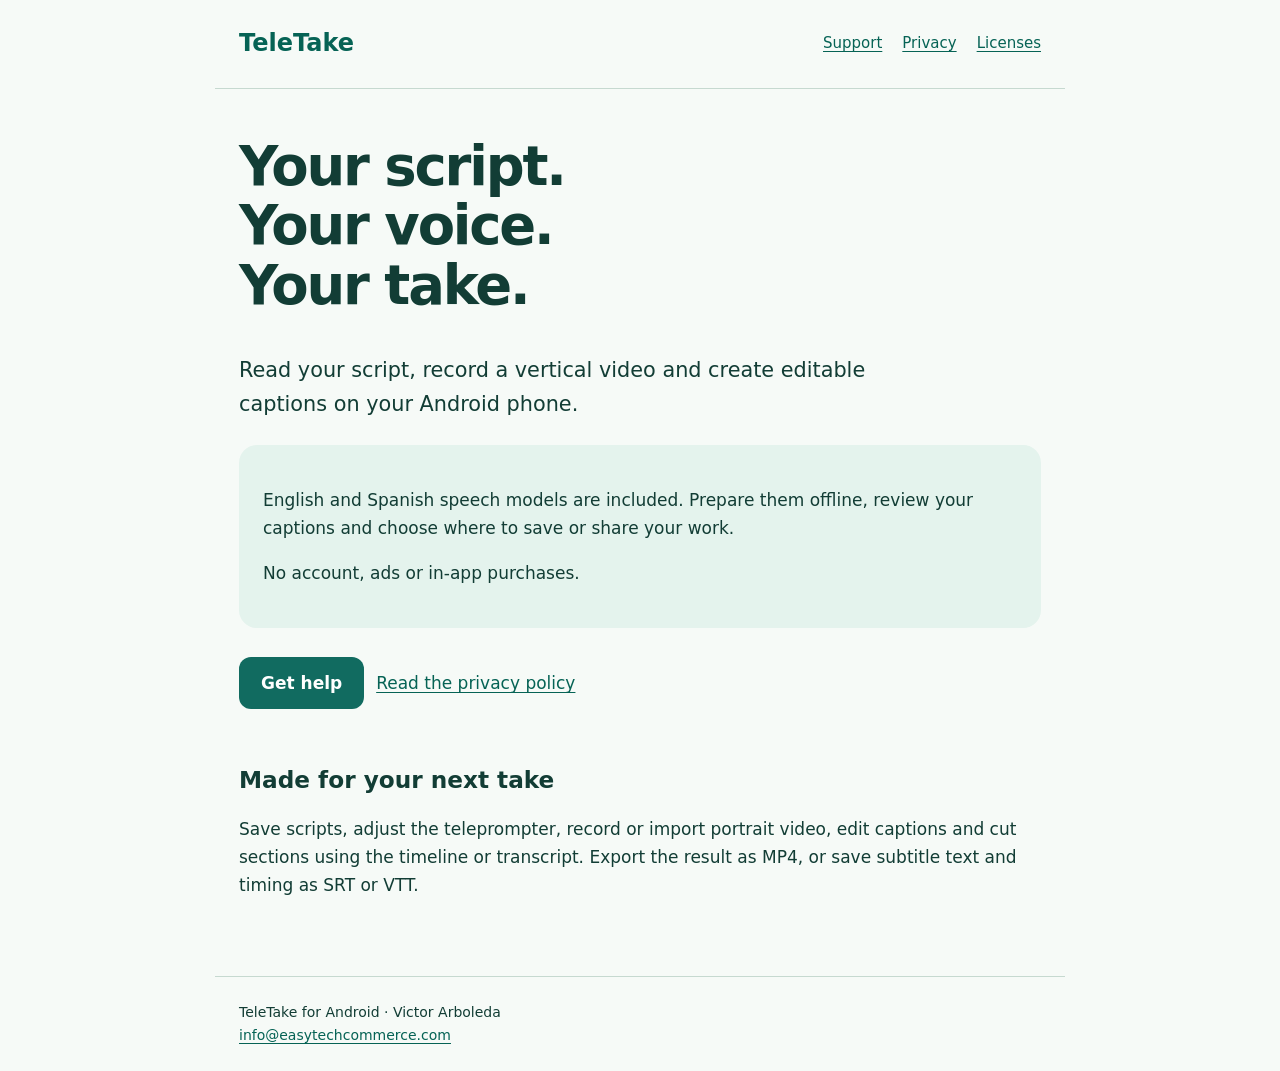
<file: index.html>
<!doctype html>
<html lang="en"><head><meta charset="utf-8"><meta name="viewport" content="width=device-width,initial-scale=1"><meta name="description" content="Official TeleTake privacy policy and support for Android."><title>Scripts, video and captions · TeleTake</title><link rel="stylesheet" href="style.css"></head><body><header><a href="index.html">TeleTake</a><nav aria-label="Main navigation"><a href="support.html">Support</a><a href="privacy.html">Privacy</a><a href="licenses.html">Licenses</a></nav></header><main><h1>Your script.<br>Your voice.<br>Your take.</h1><p class="lead">Read your script, record a vertical video and create editable captions on your Android phone.</p><div class="card"><p>English and Spanish speech models are included. Prepare them offline, review your captions and choose where to save or share your work.</p><p>No account, ads or in-app purchases.</p></div><a class="button" href="support.html">Get help</a><a href="privacy.html">Read the privacy policy</a><h2>Made for your next take</h2><p>Save scripts, adjust the teleprompter, record or import portrait video, edit captions and cut sections using the timeline or transcript. Export the result as MP4, or save subtitle text and timing as SRT or VTT.</p></main><footer>TeleTake for Android · Victor Arboleda<br><a href="mailto:info@easytechcommerce.com">info@easytechcommerce.com</a></footer></body></html>
</file>
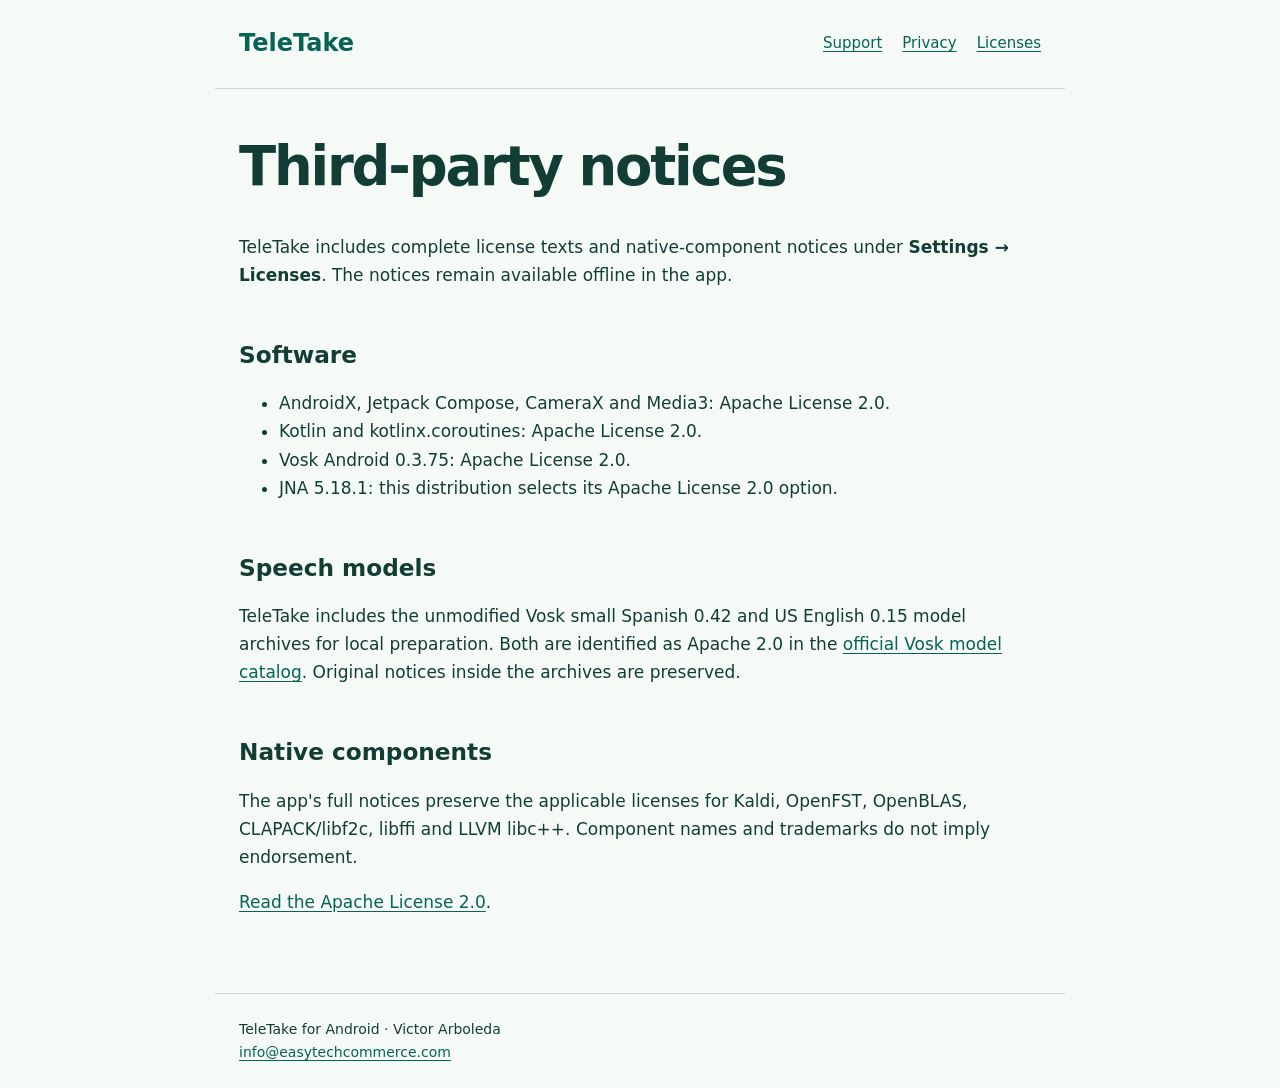
<file: licenses.html>
<!doctype html>
<html lang="en"><head><meta charset="utf-8"><meta name="viewport" content="width=device-width,initial-scale=1"><meta name="description" content="Official TeleTake privacy policy and support for Android."><title>Licenses · TeleTake</title><link rel="stylesheet" href="style.css"></head><body><header><a href="index.html">TeleTake</a><nav aria-label="Main navigation"><a href="support.html">Support</a><a href="privacy.html">Privacy</a><a href="licenses.html">Licenses</a></nav></header><main><h1>Third-party notices</h1><p>TeleTake includes complete license texts and native-component notices under <strong>Settings → Licenses</strong>. The notices remain available offline in the app.</p><h2>Software</h2><ul><li>AndroidX, Jetpack Compose, CameraX and Media3: Apache License 2.0.</li><li>Kotlin and kotlinx.coroutines: Apache License 2.0.</li><li>Vosk Android 0.3.75: Apache License 2.0.</li><li>JNA 5.18.1: this distribution selects its Apache License 2.0 option.</li></ul><h2>Speech models</h2><p>TeleTake includes the unmodified Vosk small Spanish 0.42 and US English 0.15 model archives for local preparation. Both are identified as Apache 2.0 in the <a href="https://alphacephei.com/vosk/models">official Vosk model catalog</a>. Original notices inside the archives are preserved.</p><h2>Native components</h2><p>The app's full notices preserve the applicable licenses for Kaldi, OpenFST, OpenBLAS, CLAPACK/libf2c, libffi and LLVM libc++. Component names and trademarks do not imply endorsement.</p><p><a href="https://www.apache.org/licenses/LICENSE-2.0">Read the Apache License 2.0</a>.</p></main><footer>TeleTake for Android · Victor Arboleda<br><a href="mailto:info@easytechcommerce.com">info@easytechcommerce.com</a></footer></body></html>
</file>
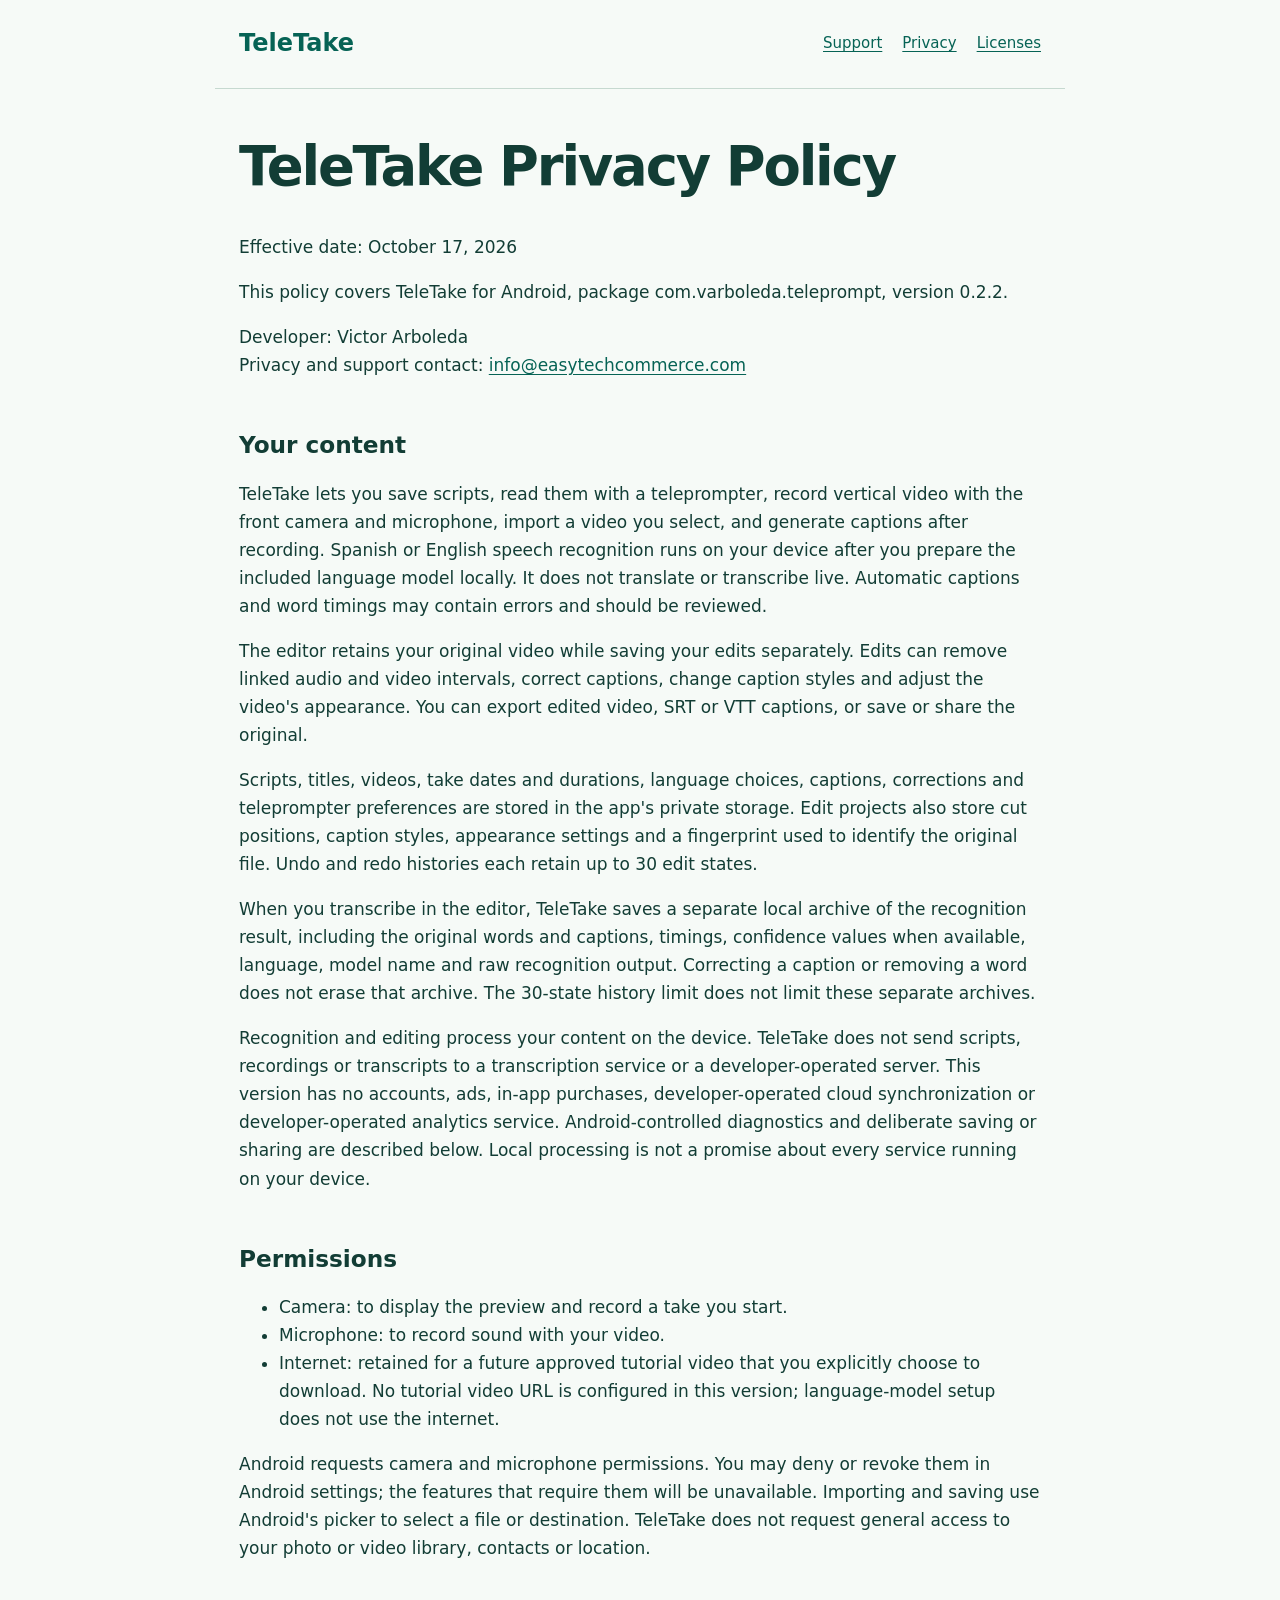
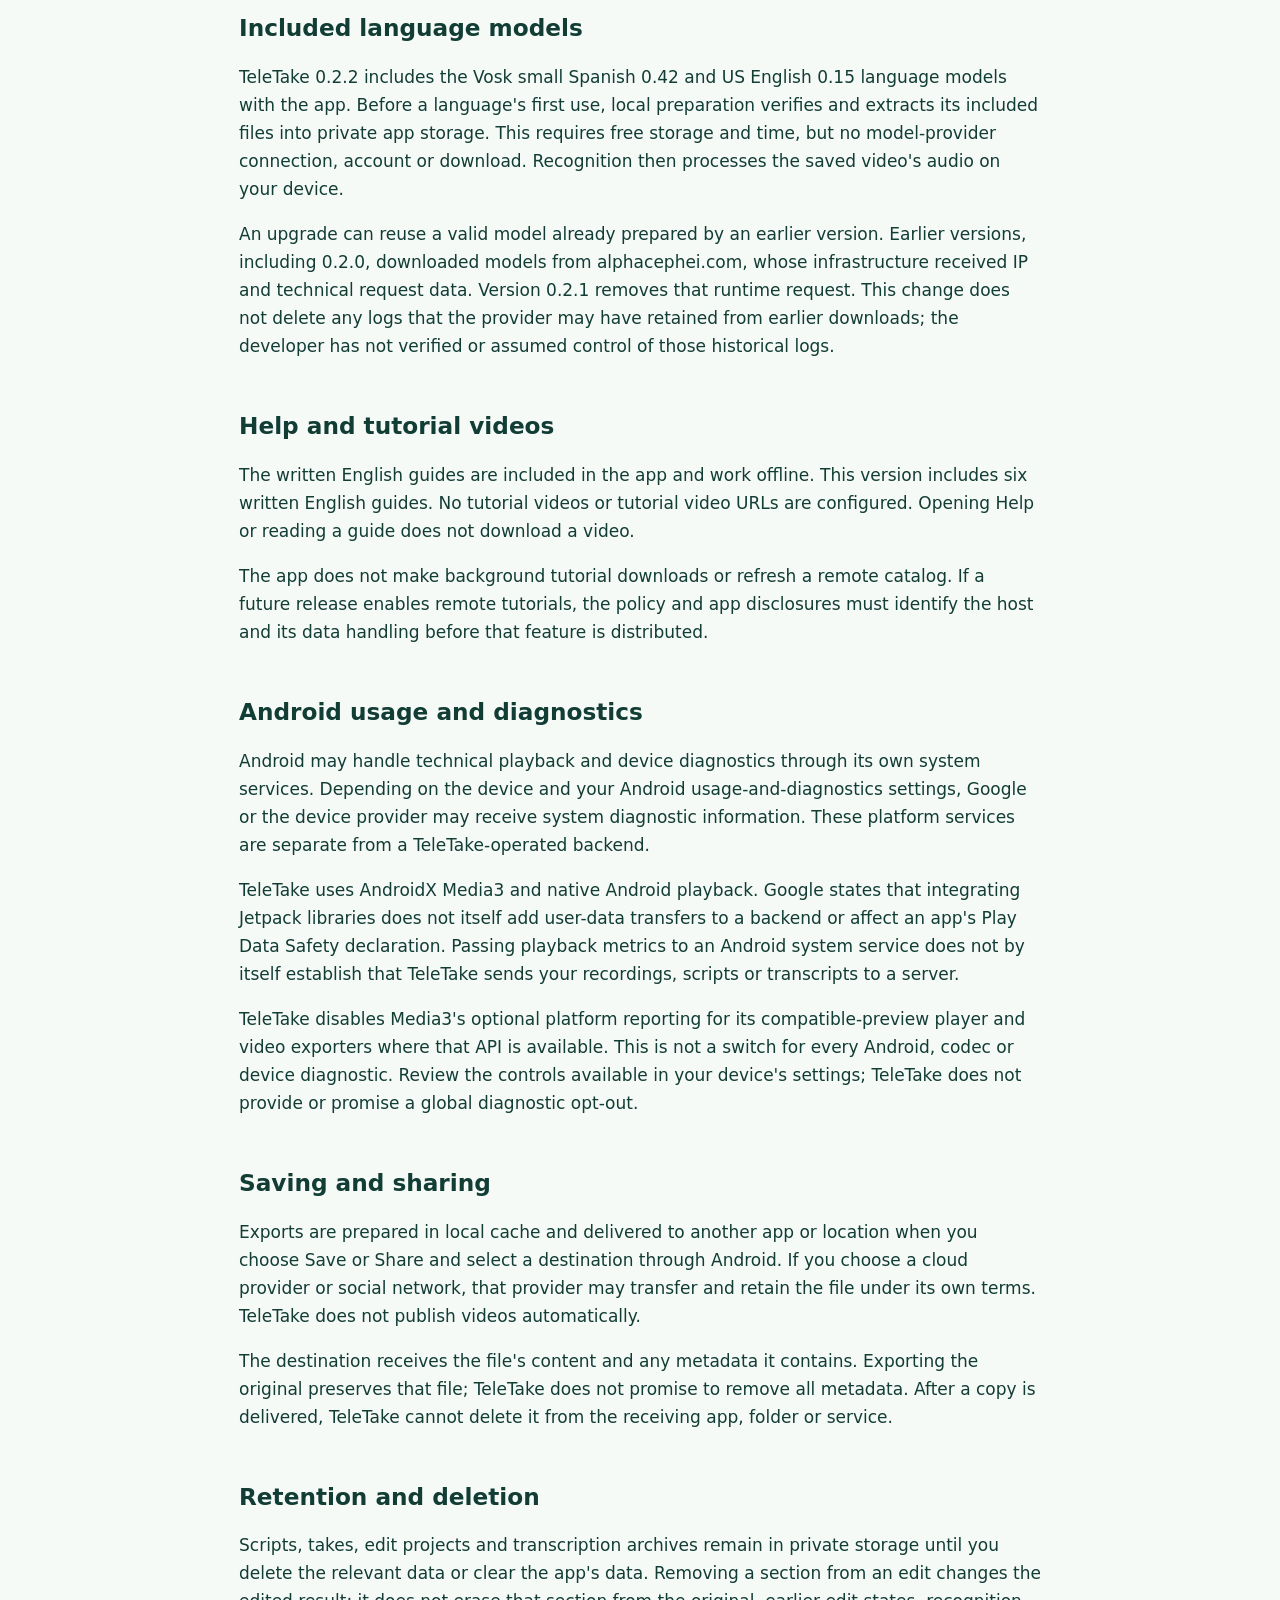
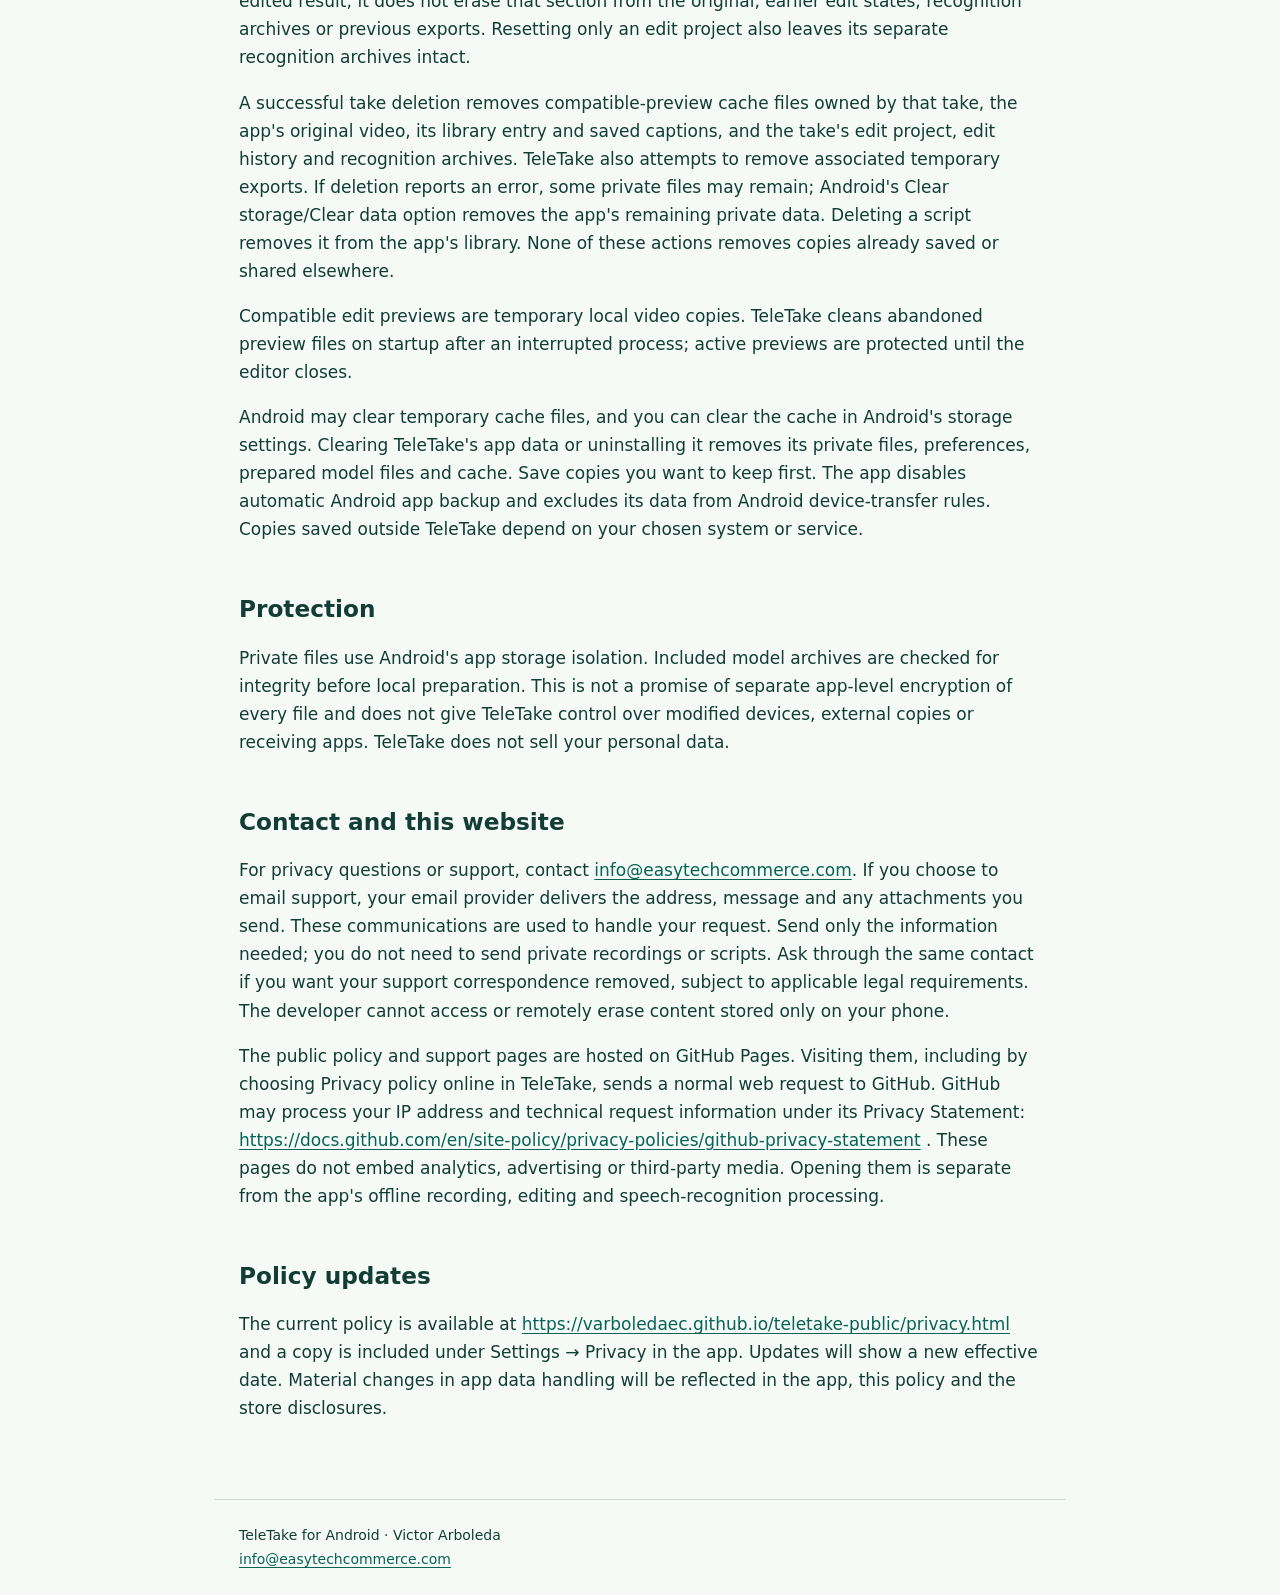
<file: privacy.html>
<!doctype html>
<html lang="en"><head><meta charset="utf-8"><meta name="viewport" content="width=device-width,initial-scale=1"><meta name="description" content="Official TeleTake privacy policy and support for Android."><title>Privacy Policy · TeleTake</title><link rel="stylesheet" href="style.css"></head><body><header><a href="index.html">TeleTake</a><nav aria-label="Main navigation"><a href="support.html">Support</a><a href="privacy.html">Privacy</a><a href="licenses.html">Licenses</a></nav></header><main><h1>TeleTake Privacy Policy</h1>
<p>Effective date: October 17, 2026</p>
<p>This policy covers TeleTake for Android, package com.varboleda.teleprompt, version 0.2.2.</p>
<p>Developer: Victor Arboleda<br>Privacy and support contact: <a href="mailto:info@easytechcommerce.com">info@easytechcommerce.com</a></p>
<h2>Your content</h2>
<p>TeleTake lets you save scripts, read them with a teleprompter, record vertical video with the front camera and microphone, import a video you select, and generate captions after recording. Spanish or English speech recognition runs on your device after you prepare the included language model locally. It does not translate or transcribe live. Automatic captions and word timings may contain errors and should be reviewed.</p>
<p>The editor retains your original video while saving your edits separately. Edits can remove linked audio and video intervals, correct captions, change caption styles and adjust the video&#x27;s appearance. You can export edited video, SRT or VTT captions, or save or share the original.</p>
<p>Scripts, titles, videos, take dates and durations, language choices, captions, corrections and teleprompter preferences are stored in the app&#x27;s private storage. Edit projects also store cut positions, caption styles, appearance settings and a fingerprint used to identify the original file. Undo and redo histories each retain up to 30 edit states.</p>
<p>When you transcribe in the editor, TeleTake saves a separate local archive of the recognition result, including the original words and captions, timings, confidence values when available, language, model name and raw recognition output. Correcting a caption or removing a word does not erase that archive. The 30-state history limit does not limit these separate archives.</p>
<p>Recognition and editing process your content on the device. TeleTake does not send scripts, recordings or transcripts to a transcription service or a developer-operated server. This version has no accounts, ads, in-app purchases, developer-operated cloud synchronization or developer-operated analytics service. Android-controlled diagnostics and deliberate saving or sharing are described below. Local processing is not a promise about every service running on your device.</p>
<h2>Permissions</h2>
<ul><li>Camera: to display the preview and record a take you start.</li><li>Microphone: to record sound with your video.</li><li>Internet: retained for a future approved tutorial video that you explicitly choose to download. No tutorial video URL is configured in this version; language-model setup does not use the internet.</li></ul>
<p>Android requests camera and microphone permissions. You may deny or revoke them in Android settings; the features that require them will be unavailable. Importing and saving use Android&#x27;s picker to select a file or destination. TeleTake does not request general access to your photo or video library, contacts or location.</p>
<h2>Included language models</h2>
<p>TeleTake 0.2.2 includes the Vosk small Spanish 0.42 and US English 0.15 language models with the app. Before a language&#x27;s first use, local preparation verifies and extracts its included files into private app storage. This requires free storage and time, but no model-provider connection, account or download. Recognition then processes the saved video&#x27;s audio on your device.</p>
<p>An upgrade can reuse a valid model already prepared by an earlier version. Earlier versions, including 0.2.0, downloaded models from alphacephei.com, whose infrastructure received IP and technical request data. Version 0.2.1 removes that runtime request. This change does not delete any logs that the provider may have retained from earlier downloads; the developer has not verified or assumed control of those historical logs.</p>
<h2>Help and tutorial videos</h2>
<p>The written English guides are included in the app and work offline. This version includes six written English guides. No tutorial videos or tutorial video URLs are configured. Opening Help or reading a guide does not download a video.</p>
<p>The app does not make background tutorial downloads or refresh a remote catalog. If a future release enables remote tutorials, the policy and app disclosures must identify the host and its data handling before that feature is distributed.</p>
<h2>Android usage and diagnostics</h2>
<p>Android may handle technical playback and device diagnostics through its own system services. Depending on the device and your Android usage-and-diagnostics settings, Google or the device provider may receive system diagnostic information. These platform services are separate from a TeleTake-operated backend.</p>
<p>TeleTake uses AndroidX Media3 and native Android playback. Google states that integrating Jetpack libraries does not itself add user-data transfers to a backend or affect an app&#x27;s Play Data Safety declaration. Passing playback metrics to an Android system service does not by itself establish that TeleTake sends your recordings, scripts or transcripts to a server.</p>
<p>TeleTake disables Media3&#x27;s optional platform reporting for its compatible-preview player and video exporters where that API is available. This is not a switch for every Android, codec or device diagnostic. Review the controls available in your device&#x27;s settings; TeleTake does not provide or promise a global diagnostic opt-out.</p>
<h2>Saving and sharing</h2>
<p>Exports are prepared in local cache and delivered to another app or location when you choose Save or Share and select a destination through Android. If you choose a cloud provider or social network, that provider may transfer and retain the file under its own terms. TeleTake does not publish videos automatically.</p>
<p>The destination receives the file&#x27;s content and any metadata it contains. Exporting the original preserves that file; TeleTake does not promise to remove all metadata. After a copy is delivered, TeleTake cannot delete it from the receiving app, folder or service.</p>
<h2>Retention and deletion</h2>
<p>Scripts, takes, edit projects and transcription archives remain in private storage until you delete the relevant data or clear the app&#x27;s data. Removing a section from an edit changes the edited result; it does not erase that section from the original, earlier edit states, recognition archives or previous exports. Resetting only an edit project also leaves its separate recognition archives intact.</p>
<p>A successful take deletion removes compatible-preview cache files owned by that take, the app&#x27;s original video, its library entry and saved captions, and the take&#x27;s edit project, edit history and recognition archives. TeleTake also attempts to remove associated temporary exports. If deletion reports an error, some private files may remain; Android&#x27;s Clear storage/Clear data option removes the app&#x27;s remaining private data. Deleting a script removes it from the app&#x27;s library. None of these actions removes copies already saved or shared elsewhere.</p>
<p>Compatible edit previews are temporary local video copies. TeleTake cleans abandoned preview files on startup after an interrupted process; active previews are protected until the editor closes.</p>
<p>Android may clear temporary cache files, and you can clear the cache in Android&#x27;s storage settings. Clearing TeleTake&#x27;s app data or uninstalling it removes its private files, preferences, prepared model files and cache. Save copies you want to keep first. The app disables automatic Android app backup and excludes its data from Android device-transfer rules. Copies saved outside TeleTake depend on your chosen system or service.</p>
<h2>Protection</h2>
<p>Private files use Android&#x27;s app storage isolation. Included model archives are checked for integrity before local preparation. This is not a promise of separate app-level encryption of every file and does not give TeleTake control over modified devices, external copies or receiving apps. TeleTake does not sell your personal data.</p>
<h2>Contact and this website</h2>
<p>For privacy questions or support, contact <a href="mailto:info@easytechcommerce.com">info@easytechcommerce.com</a>. If you choose to email support, your email provider delivers the address, message and any attachments you send. These communications are used to handle your request. Send only the information needed; you do not need to send private recordings or scripts. Ask through the same contact if you want your support correspondence removed, subject to applicable legal requirements. The developer cannot access or remotely erase content stored only on your phone.</p>
<p>The public policy and support pages are hosted on GitHub Pages. Visiting them, including by choosing Privacy policy online in TeleTake, sends a normal web request to GitHub. GitHub may process your IP address and technical request information under its Privacy Statement: <a href="https://docs.github.com/en/site-policy/privacy-policies/github-privacy-statement">https://docs.github.com/en/site-policy/privacy-policies/github-privacy-statement</a> . These pages do not embed analytics, advertising or third-party media. Opening them is separate from the app&#x27;s offline recording, editing and speech-recognition processing.</p>
<h2>Policy updates</h2>
<p>The current policy is available at <a href="https://varboledaec.github.io/teletake-public/privacy.html">https://varboledaec.github.io/teletake-public/privacy.html</a> and a copy is included under Settings → Privacy in the app. Updates will show a new effective date. Material changes in app data handling will be reflected in the app, this policy and the store disclosures.</p></main><footer>TeleTake for Android · Victor Arboleda<br><a href="mailto:info@easytechcommerce.com">info@easytechcommerce.com</a></footer></body></html>
</file>
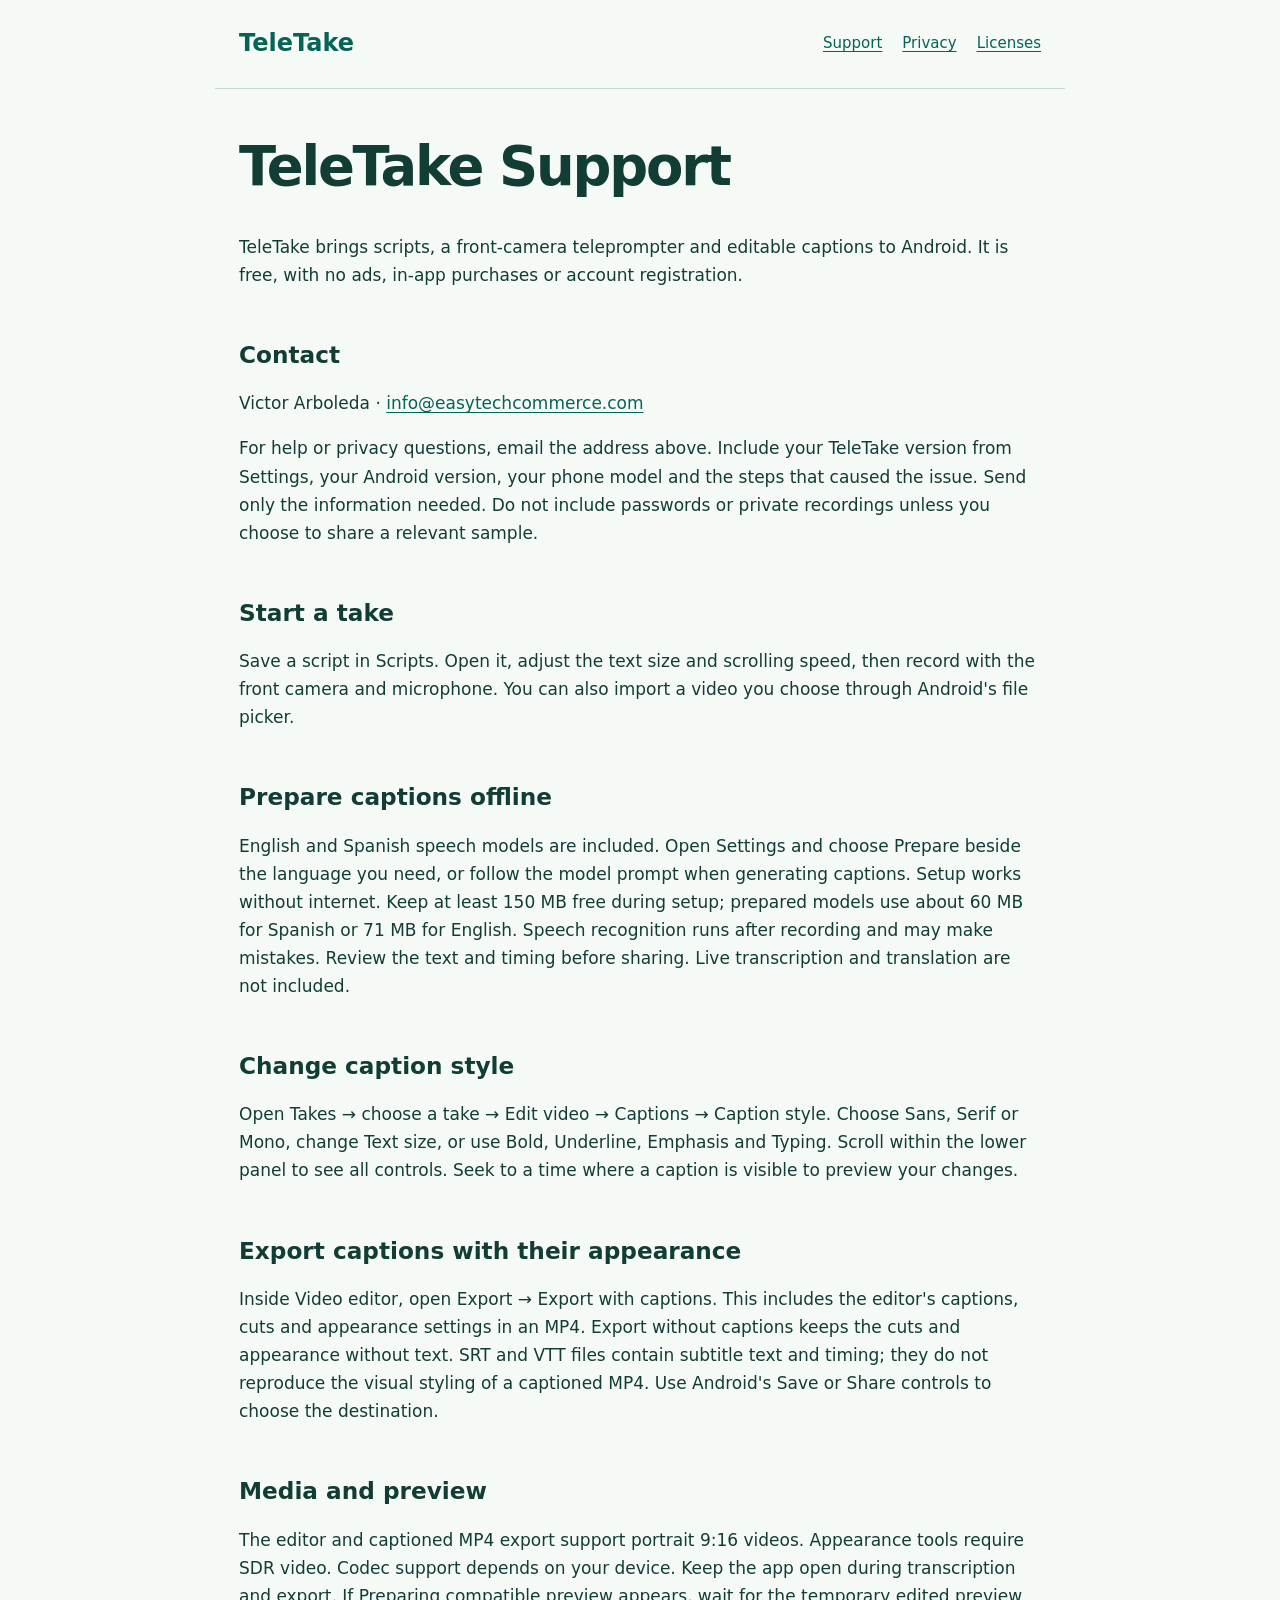
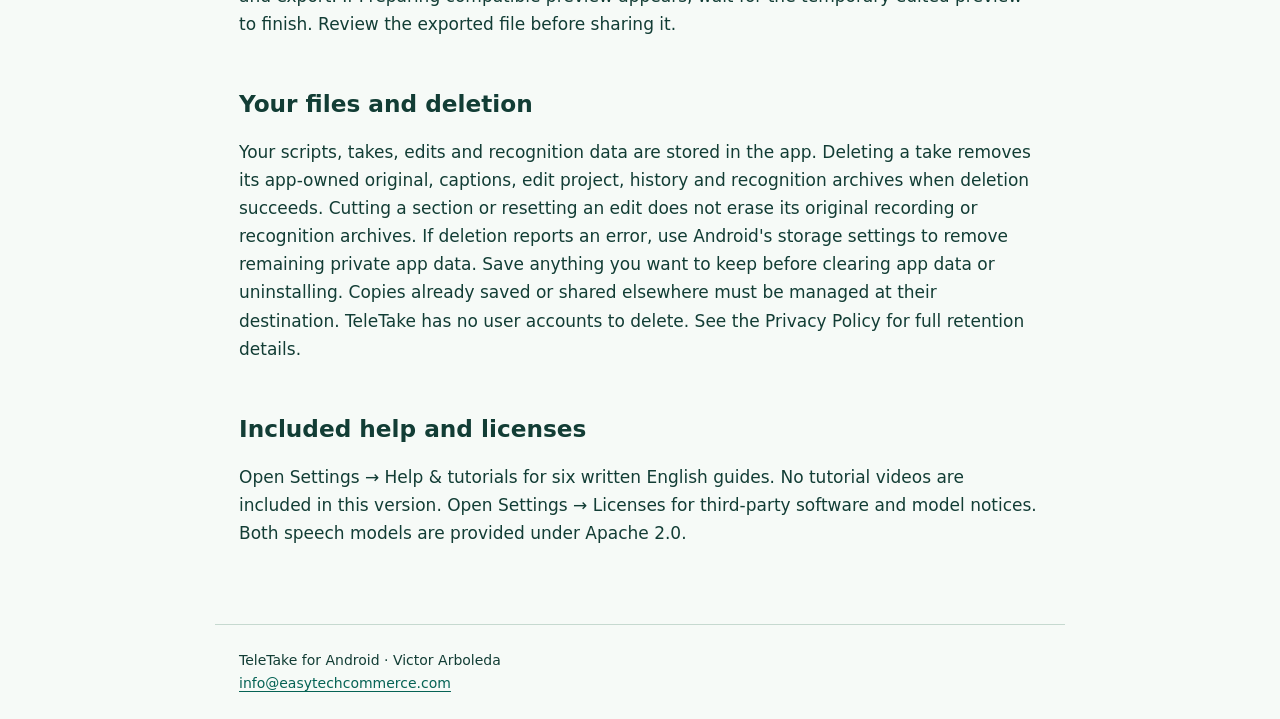
<file: support.html>
<!doctype html>
<html lang="en"><head><meta charset="utf-8"><meta name="viewport" content="width=device-width,initial-scale=1"><meta name="description" content="Official TeleTake privacy policy and support for Android."><title>Support · TeleTake</title><link rel="stylesheet" href="style.css"></head><body><header><a href="index.html">TeleTake</a><nav aria-label="Main navigation"><a href="support.html">Support</a><a href="privacy.html">Privacy</a><a href="licenses.html">Licenses</a></nav></header><main><h1>TeleTake Support</h1>
<p>TeleTake brings scripts, a front-camera teleprompter and editable captions to Android. It is free, with no ads, in-app purchases or account registration.</p>
<h2>Contact</h2>
<p>Victor Arboleda · <a href="mailto:info@easytechcommerce.com">info@easytechcommerce.com</a></p>
<p>For help or privacy questions, email the address above. Include your TeleTake version from Settings, your Android version, your phone model and the steps that caused the issue. Send only the information needed. Do not include passwords or private recordings unless you choose to share a relevant sample.</p>
<h2>Start a take</h2>
<p>Save a script in Scripts. Open it, adjust the text size and scrolling speed, then record with the front camera and microphone. You can also import a video you choose through Android&#x27;s file picker.</p>
<h2>Prepare captions offline</h2>
<p>English and Spanish speech models are included. Open Settings and choose Prepare beside the language you need, or follow the model prompt when generating captions. Setup works without internet. Keep at least 150 MB free during setup; prepared models use about 60 MB for Spanish or 71 MB for English. Speech recognition runs after recording and may make mistakes. Review the text and timing before sharing. Live transcription and translation are not included.</p>
<h2>Change caption style</h2>
<p>Open Takes → choose a take → Edit video → Captions → Caption style. Choose Sans, Serif or Mono, change Text size, or use Bold, Underline, Emphasis and Typing. Scroll within the lower panel to see all controls. Seek to a time where a caption is visible to preview your changes.</p>
<h2>Export captions with their appearance</h2>
<p>Inside Video editor, open Export → Export with captions. This includes the editor&#x27;s captions, cuts and appearance settings in an MP4. Export without captions keeps the cuts and appearance without text. SRT and VTT files contain subtitle text and timing; they do not reproduce the visual styling of a captioned MP4. Use Android&#x27;s Save or Share controls to choose the destination.</p>
<h2>Media and preview</h2>
<p>The editor and captioned MP4 export support portrait 9:16 videos. Appearance tools require SDR video. Codec support depends on your device. Keep the app open during transcription and export. If Preparing compatible preview appears, wait for the temporary edited preview to finish. Review the exported file before sharing it.</p>
<h2>Your files and deletion</h2>
<p>Your scripts, takes, edits and recognition data are stored in the app. Deleting a take removes its app-owned original, captions, edit project, history and recognition archives when deletion succeeds. Cutting a section or resetting an edit does not erase its original recording or recognition archives. If deletion reports an error, use Android&#x27;s storage settings to remove remaining private app data. Save anything you want to keep before clearing app data or uninstalling. Copies already saved or shared elsewhere must be managed at their destination. TeleTake has no user accounts to delete. See the Privacy Policy for full retention details.</p>
<h2>Included help and licenses</h2>
<p>Open Settings → Help &amp; tutorials for six written English guides. No tutorial videos are included in this version. Open Settings → Licenses for third-party software and model notices. Both speech models are provided under Apache 2.0.</p></main><footer>TeleTake for Android · Victor Arboleda<br><a href="mailto:info@easytechcommerce.com">info@easytechcommerce.com</a></footer></body></html>
</file>
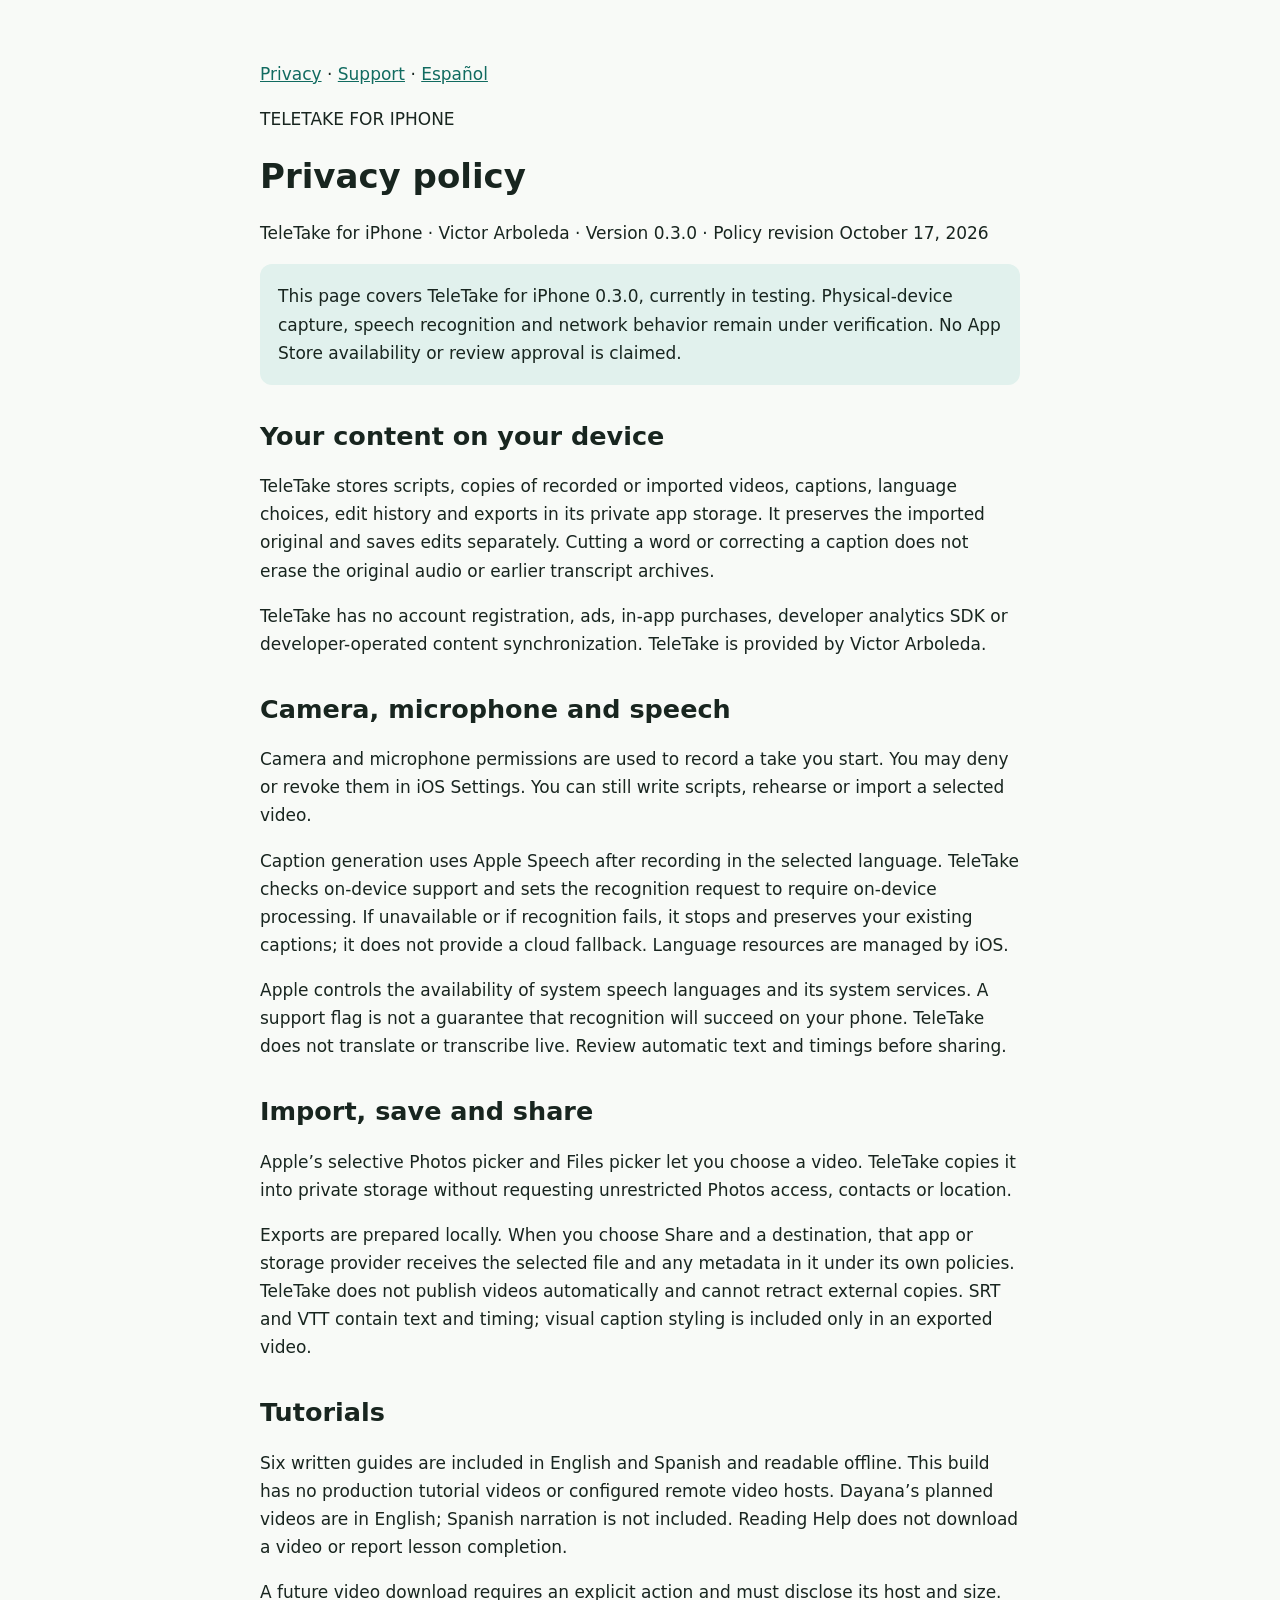
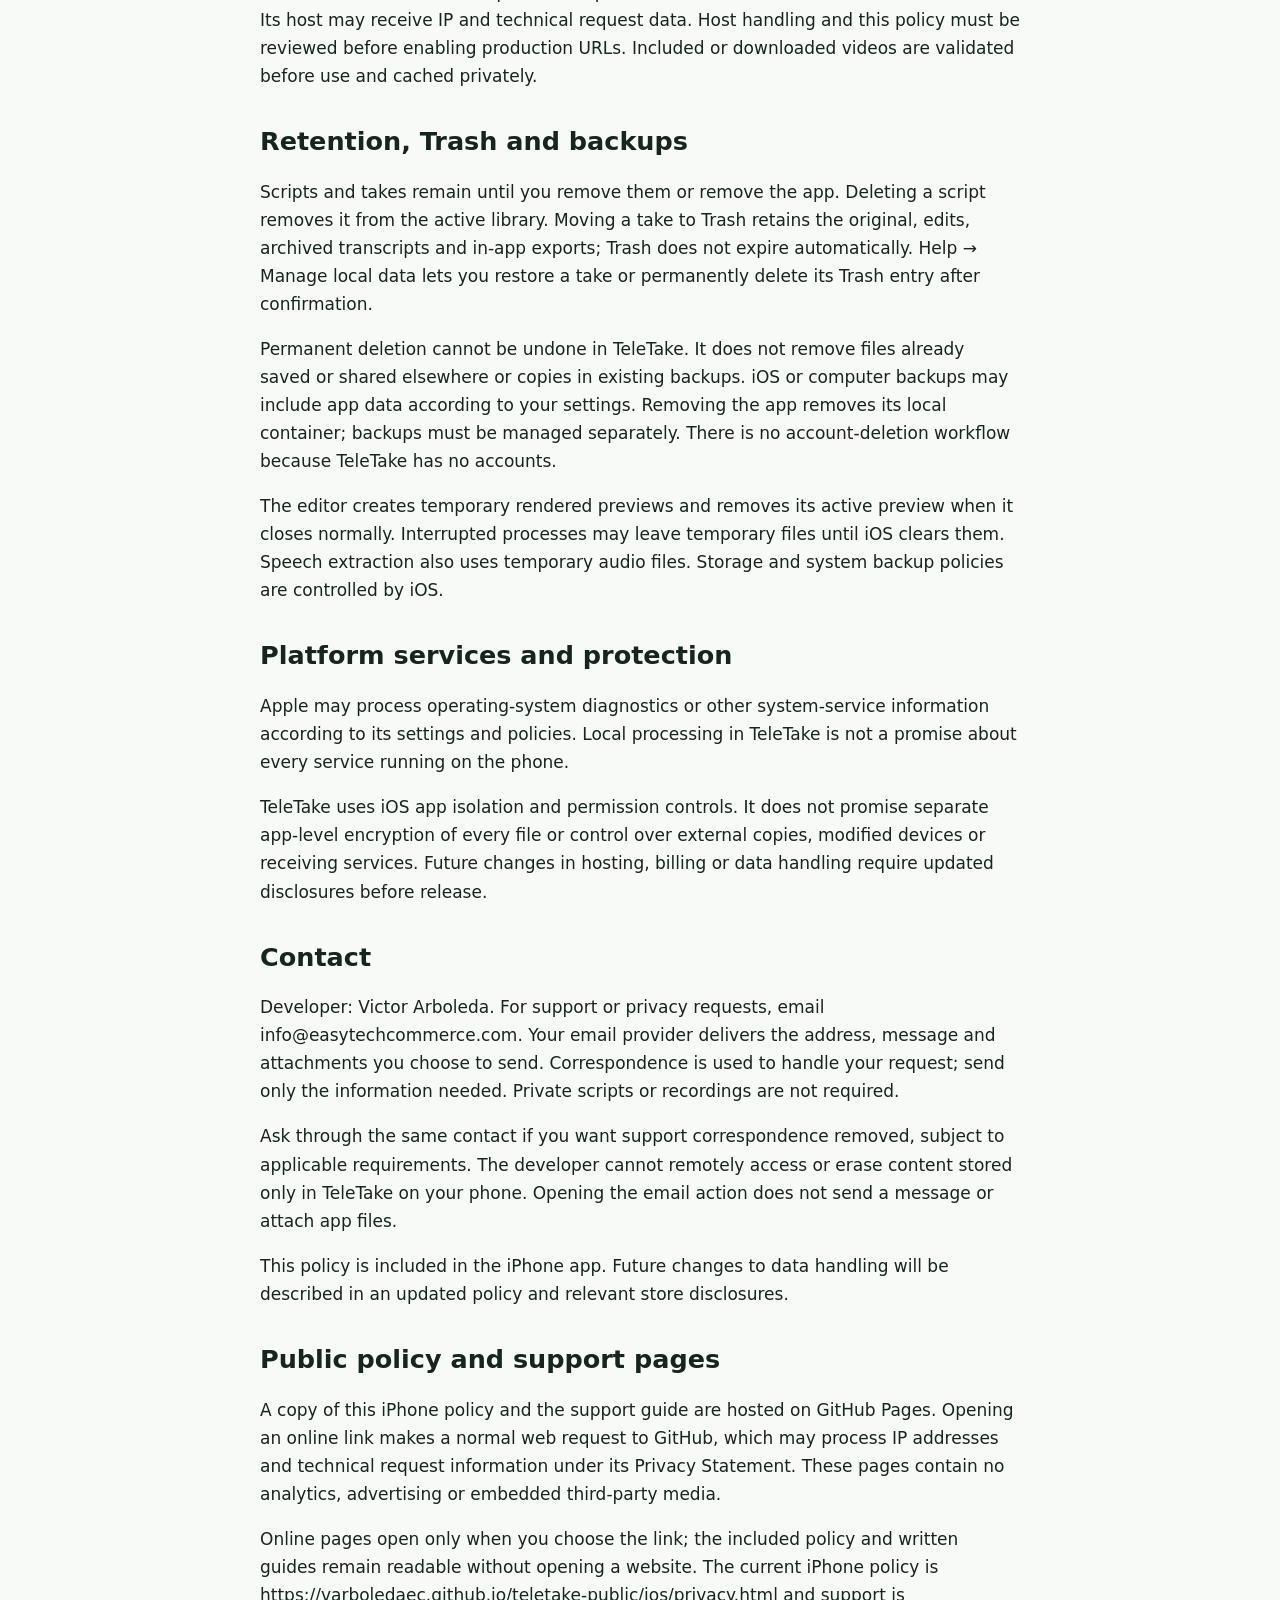
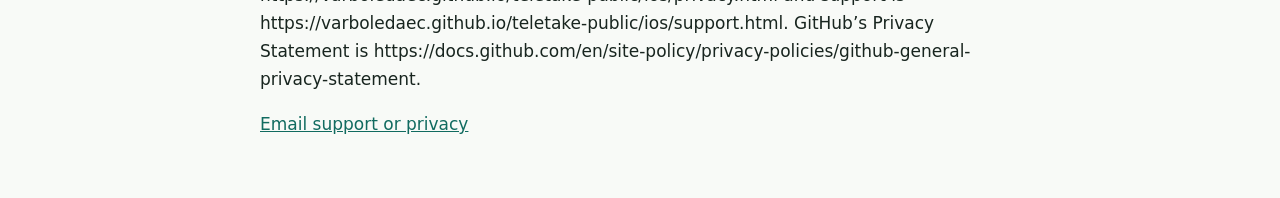
<file: ios/privacy.html>
<!doctype html>
<html lang="en"><head><meta charset="utf-8"><meta name="viewport" content="width=device-width,initial-scale=1"><title>TeleTake — Privacy policy</title><style>body{font:17px/1.65 system-ui;color:#18251f;background:#f8faf7;margin:0}main{max-width:760px;margin:60px auto;padding:0 24px}h1,h2{line-height:1.2}h2{margin-top:36px}a{color:#116b60;overflow-wrap:anywhere}.note{background:#e1f1ed;padding:18px;border-radius:12px}</style></head><body><main>
<nav aria-label="iPhone pages and language"><a href="privacy.html">Privacy</a> · <a href="support.html">Support</a> · <a hreflang="es" href="es/privacy.html">Español</a></nav>
<p>TELETAKE FOR IPHONE</p><h1>Privacy policy</h1><p>TeleTake for iPhone · Victor Arboleda · Version 0.3.0 · Policy revision October 17, 2026</p>
<p class="note">This page covers TeleTake for iPhone 0.3.0, currently in testing. Physical-device capture, speech recognition and network behavior remain under verification. No App Store availability or review approval is claimed.</p>
<section><h2>Your content on your device</h2>
<p>TeleTake stores scripts, copies of recorded or imported videos, captions, language choices, edit history and exports in its private app storage. It preserves the imported original and saves edits separately. Cutting a word or correcting a caption does not erase the original audio or earlier transcript archives.</p>
<p>TeleTake has no account registration, ads, in-app purchases, developer analytics SDK or developer-operated content synchronization. TeleTake is provided by Victor Arboleda.</p></section>
<section><h2>Camera, microphone and speech</h2>
<p>Camera and microphone permissions are used to record a take you start. You may deny or revoke them in iOS Settings. You can still write scripts, rehearse or import a selected video.</p>
<p>Caption generation uses Apple Speech after recording in the selected language. TeleTake checks on-device support and sets the recognition request to require on-device processing. If unavailable or if recognition fails, it stops and preserves your existing captions; it does not provide a cloud fallback. Language resources are managed by iOS.</p>
<p>Apple controls the availability of system speech languages and its system services. A support flag is not a guarantee that recognition will succeed on your phone. TeleTake does not translate or transcribe live. Review automatic text and timings before sharing.</p></section>
<section><h2>Import, save and share</h2>
<p>Apple’s selective Photos picker and Files picker let you choose a video. TeleTake copies it into private storage without requesting unrestricted Photos access, contacts or location.</p>
<p>Exports are prepared locally. When you choose Share and a destination, that app or storage provider receives the selected file and any metadata in it under its own policies. TeleTake does not publish videos automatically and cannot retract external copies. SRT and VTT contain text and timing; visual caption styling is included only in an exported video.</p></section>
<section><h2>Tutorials</h2>
<p>Six written guides are included in English and Spanish and readable offline. This build has no production tutorial videos or configured remote video hosts. Dayana’s planned videos are in English; Spanish narration is not included. Reading Help does not download a video or report lesson completion.</p>
<p>A future video download requires an explicit action and must disclose its host and size. Its host may receive IP and technical request data. Host handling and this policy must be reviewed before enabling production URLs. Included or downloaded videos are validated before use and cached privately.</p></section>
<section><h2>Retention, Trash and backups</h2>
<p>Scripts and takes remain until you remove them or remove the app. Deleting a script removes it from the active library. Moving a take to Trash retains the original, edits, archived transcripts and in-app exports; Trash does not expire automatically. Help → Manage local data lets you restore a take or permanently delete its Trash entry after confirmation.</p>
<p>Permanent deletion cannot be undone in TeleTake. It does not remove files already saved or shared elsewhere or copies in existing backups. iOS or computer backups may include app data according to your settings. Removing the app removes its local container; backups must be managed separately. There is no account-deletion workflow because TeleTake has no accounts.</p>
<p>The editor creates temporary rendered previews and removes its active preview when it closes normally. Interrupted processes may leave temporary files until iOS clears them. Speech extraction also uses temporary audio files. Storage and system backup policies are controlled by iOS.</p></section>
<section><h2>Platform services and protection</h2>
<p>Apple may process operating-system diagnostics or other system-service information according to its settings and policies. Local processing in TeleTake is not a promise about every service running on the phone.</p>
<p>TeleTake uses iOS app isolation and permission controls. It does not promise separate app-level encryption of every file or control over external copies, modified devices or receiving services. Future changes in hosting, billing or data handling require updated disclosures before release.</p></section>
<section><h2>Contact</h2>
<p>Developer: Victor Arboleda. For support or privacy requests, email info@easytechcommerce.com. Your email provider delivers the address, message and attachments you choose to send. Correspondence is used to handle your request; send only the information needed. Private scripts or recordings are not required.</p>
<p>Ask through the same contact if you want support correspondence removed, subject to applicable requirements. The developer cannot remotely access or erase content stored only in TeleTake on your phone. Opening the email action does not send a message or attach app files.</p>
<p>This policy is included in the iPhone app. Future changes to data handling will be described in an updated policy and relevant store disclosures.</p></section>
<section><h2>Public policy and support pages</h2>
<p>A copy of this iPhone policy and the support guide are hosted on GitHub Pages. Opening an online link makes a normal web request to GitHub, which may process IP addresses and technical request information under its Privacy Statement. These pages contain no analytics, advertising or embedded third-party media.</p>
<p>Online pages open only when you choose the link; the included policy and written guides remain readable without opening a website. The current iPhone policy is https://varboledaec.github.io/teletake-public/ios/privacy.html and support is https://varboledaec.github.io/teletake-public/ios/support.html. GitHub’s Privacy Statement is https://docs.github.com/en/site-policy/privacy-policies/github-general-privacy-statement.</p></section>
<p><a href="mailto:info@easytechcommerce.com">Email support or privacy</a></p></main></body></html>
</file>
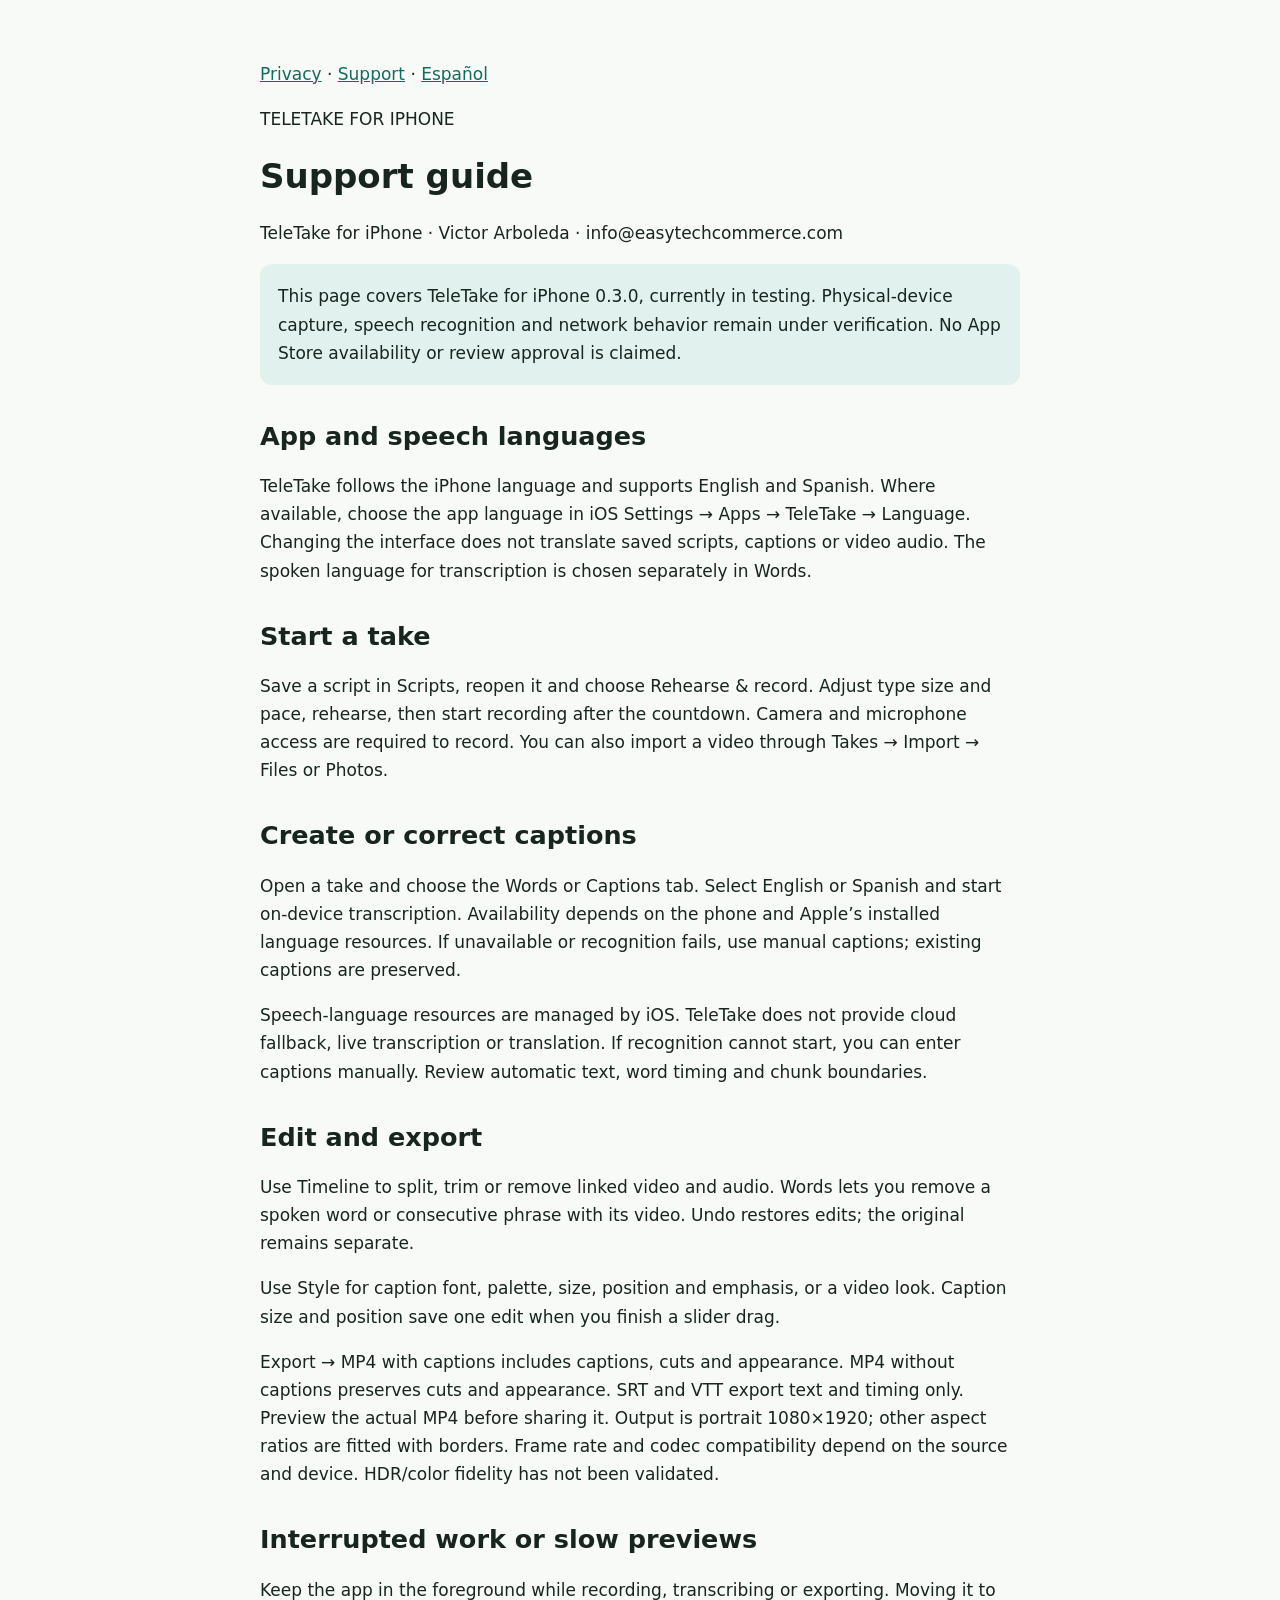
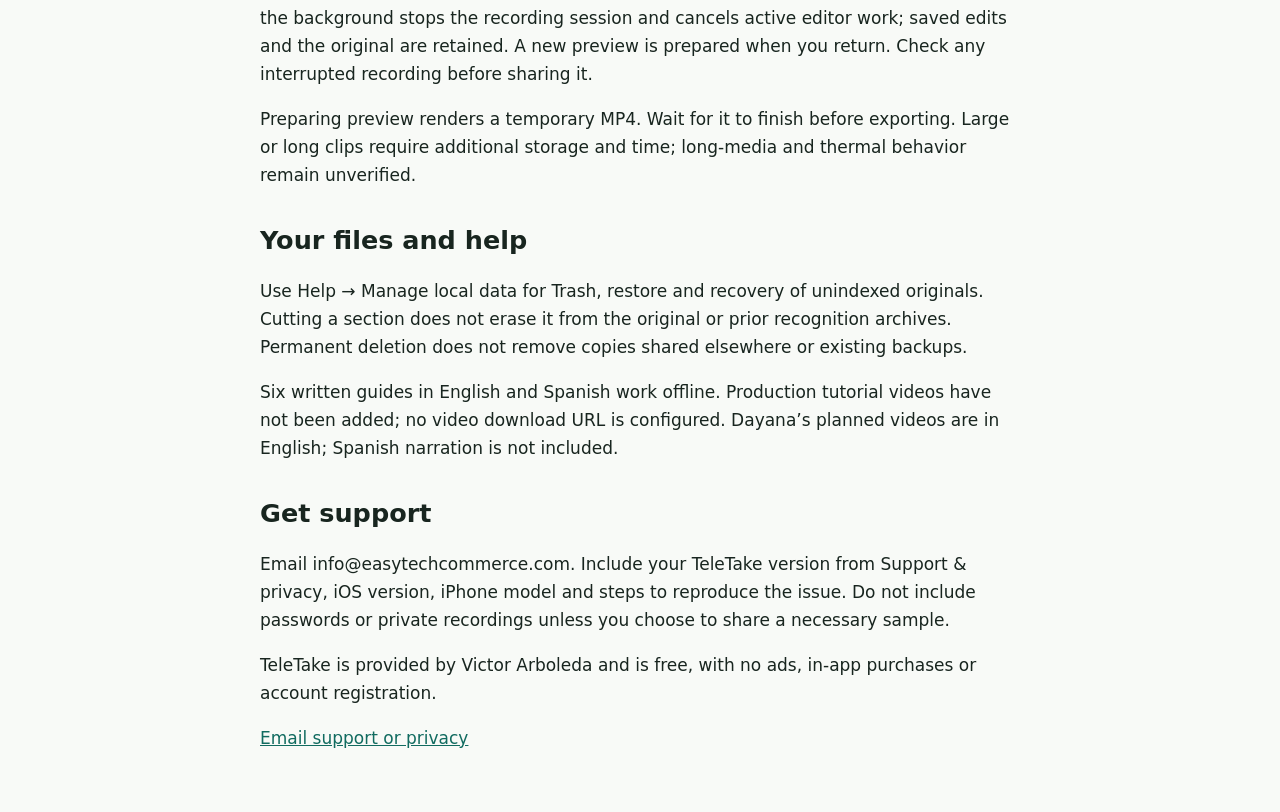
<file: ios/support.html>
<!doctype html>
<html lang="en"><head><meta charset="utf-8"><meta name="viewport" content="width=device-width,initial-scale=1"><title>TeleTake — Support guide</title><style>body{font:17px/1.65 system-ui;color:#18251f;background:#f8faf7;margin:0}main{max-width:760px;margin:60px auto;padding:0 24px}h1,h2{line-height:1.2}h2{margin-top:36px}a{color:#116b60;overflow-wrap:anywhere}.note{background:#e1f1ed;padding:18px;border-radius:12px}</style></head><body><main>
<nav aria-label="iPhone pages and language"><a href="privacy.html">Privacy</a> · <a href="support.html">Support</a> · <a hreflang="es" href="es/support.html">Español</a></nav>
<p>TELETAKE FOR IPHONE</p><h1>Support guide</h1><p>TeleTake for iPhone · Victor Arboleda · info@easytechcommerce.com</p>
<p class="note">This page covers TeleTake for iPhone 0.3.0, currently in testing. Physical-device capture, speech recognition and network behavior remain under verification. No App Store availability or review approval is claimed.</p>
<section><h2>App and speech languages</h2>
<p>TeleTake follows the iPhone language and supports English and Spanish. Where available, choose the app language in iOS Settings → Apps → TeleTake → Language. Changing the interface does not translate saved scripts, captions or video audio. The spoken language for transcription is chosen separately in Words.</p></section>
<section><h2>Start a take</h2>
<p>Save a script in Scripts, reopen it and choose Rehearse &amp; record. Adjust type size and pace, rehearse, then start recording after the countdown. Camera and microphone access are required to record. You can also import a video through Takes → Import → Files or Photos.</p></section>
<section><h2>Create or correct captions</h2>
<p>Open a take and choose the Words or Captions tab. Select English or Spanish and start on-device transcription. Availability depends on the phone and Apple’s installed language resources. If unavailable or recognition fails, use manual captions; existing captions are preserved.</p>
<p>Speech-language resources are managed by iOS. TeleTake does not provide cloud fallback, live transcription or translation. If recognition cannot start, you can enter captions manually. Review automatic text, word timing and chunk boundaries.</p></section>
<section><h2>Edit and export</h2>
<p>Use Timeline to split, trim or remove linked video and audio. Words lets you remove a spoken word or consecutive phrase with its video. Undo restores edits; the original remains separate.</p>
<p>Use Style for caption font, palette, size, position and emphasis, or a video look. Caption size and position save one edit when you finish a slider drag.</p>
<p>Export → MP4 with captions includes captions, cuts and appearance. MP4 without captions preserves cuts and appearance. SRT and VTT export text and timing only. Preview the actual MP4 before sharing it. Output is portrait 1080×1920; other aspect ratios are fitted with borders. Frame rate and codec compatibility depend on the source and device. HDR/color fidelity has not been validated.</p></section>
<section><h2>Interrupted work or slow previews</h2>
<p>Keep the app in the foreground while recording, transcribing or exporting. Moving it to the background stops the recording session and cancels active editor work; saved edits and the original are retained. A new preview is prepared when you return. Check any interrupted recording before sharing it.</p>
<p>Preparing preview renders a temporary MP4. Wait for it to finish before exporting. Large or long clips require additional storage and time; long-media and thermal behavior remain unverified.</p></section>
<section><h2>Your files and help</h2>
<p>Use Help → Manage local data for Trash, restore and recovery of unindexed originals. Cutting a section does not erase it from the original or prior recognition archives. Permanent deletion does not remove copies shared elsewhere or existing backups.</p>
<p>Six written guides in English and Spanish work offline. Production tutorial videos have not been added; no video download URL is configured. Dayana’s planned videos are in English; Spanish narration is not included.</p></section>
<section><h2>Get support</h2>
<p>Email info@easytechcommerce.com. Include your TeleTake version from Support &amp; privacy, iOS version, iPhone model and steps to reproduce the issue. Do not include passwords or private recordings unless you choose to share a necessary sample.</p>
<p>TeleTake is provided by Victor Arboleda and is free, with no ads, in-app purchases or account registration.</p></section>
<p><a href="mailto:info@easytechcommerce.com">Email support or privacy</a></p></main></body></html>
</file>
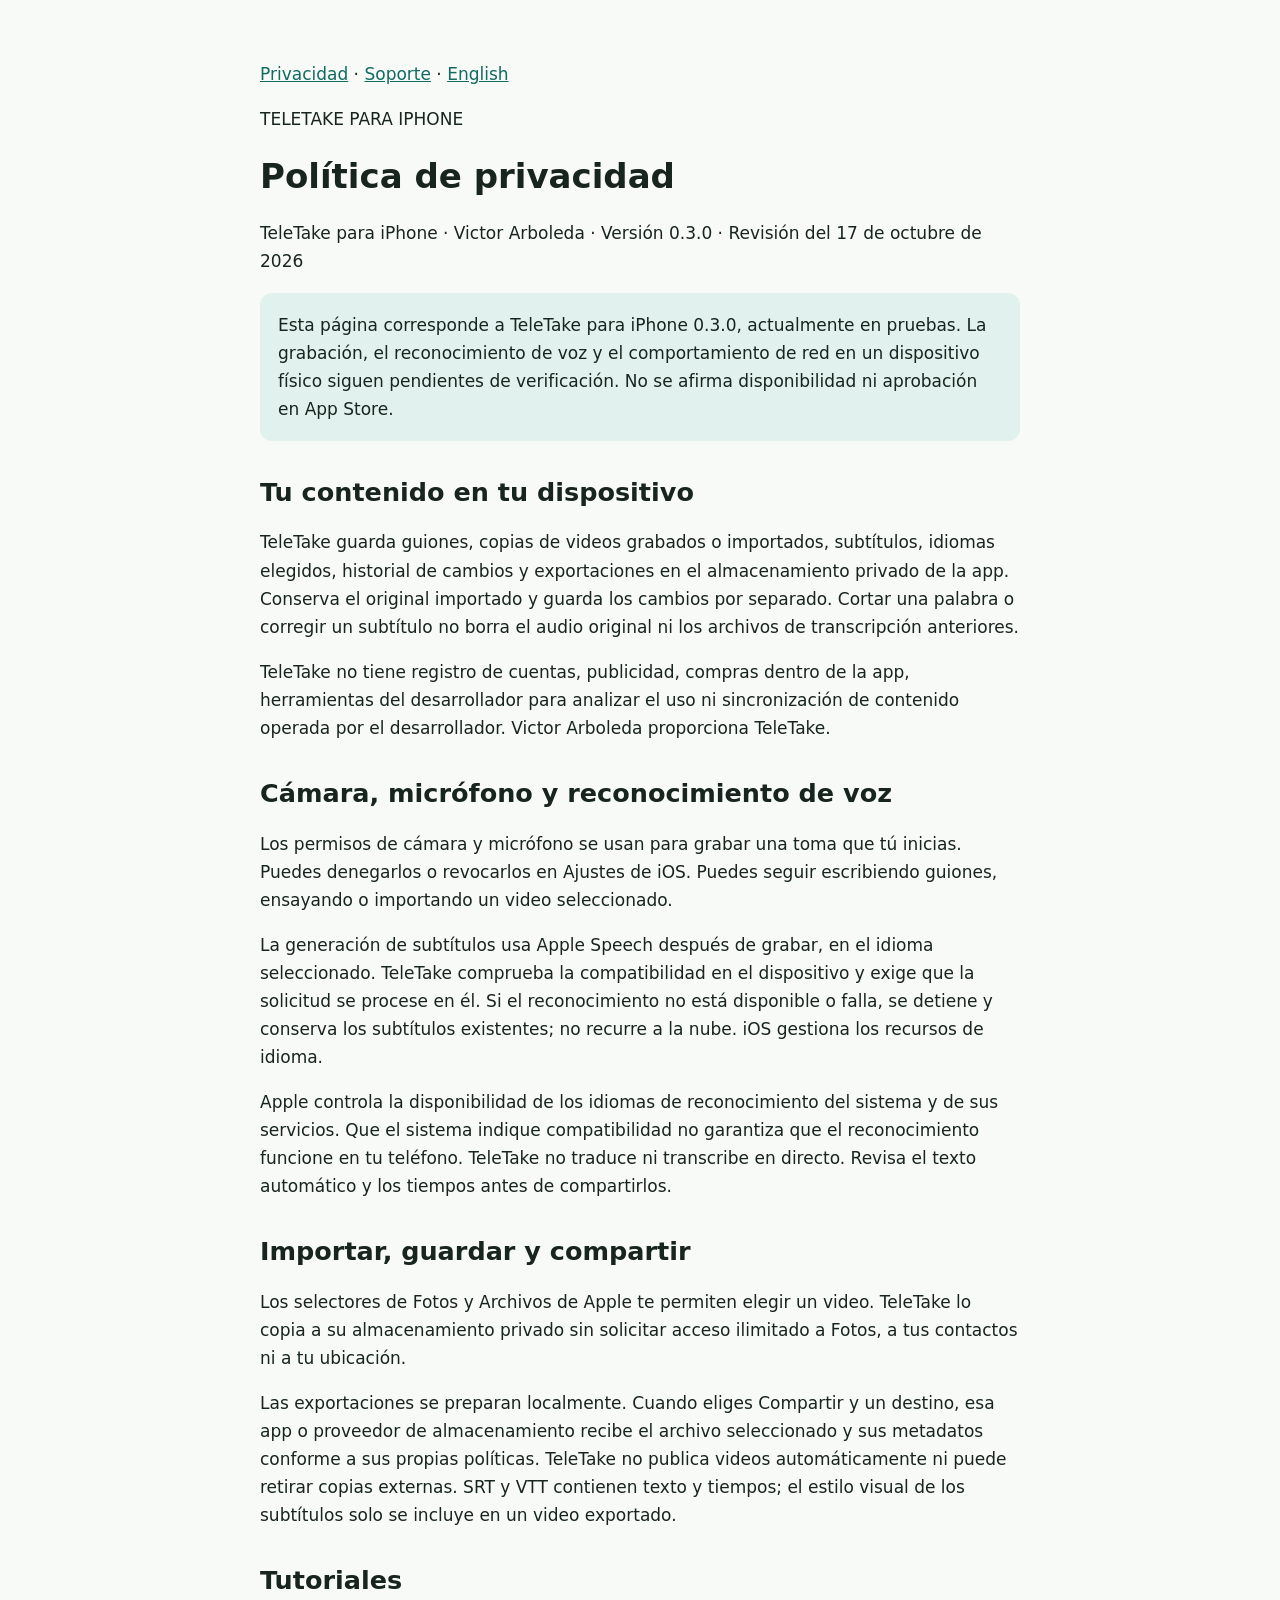
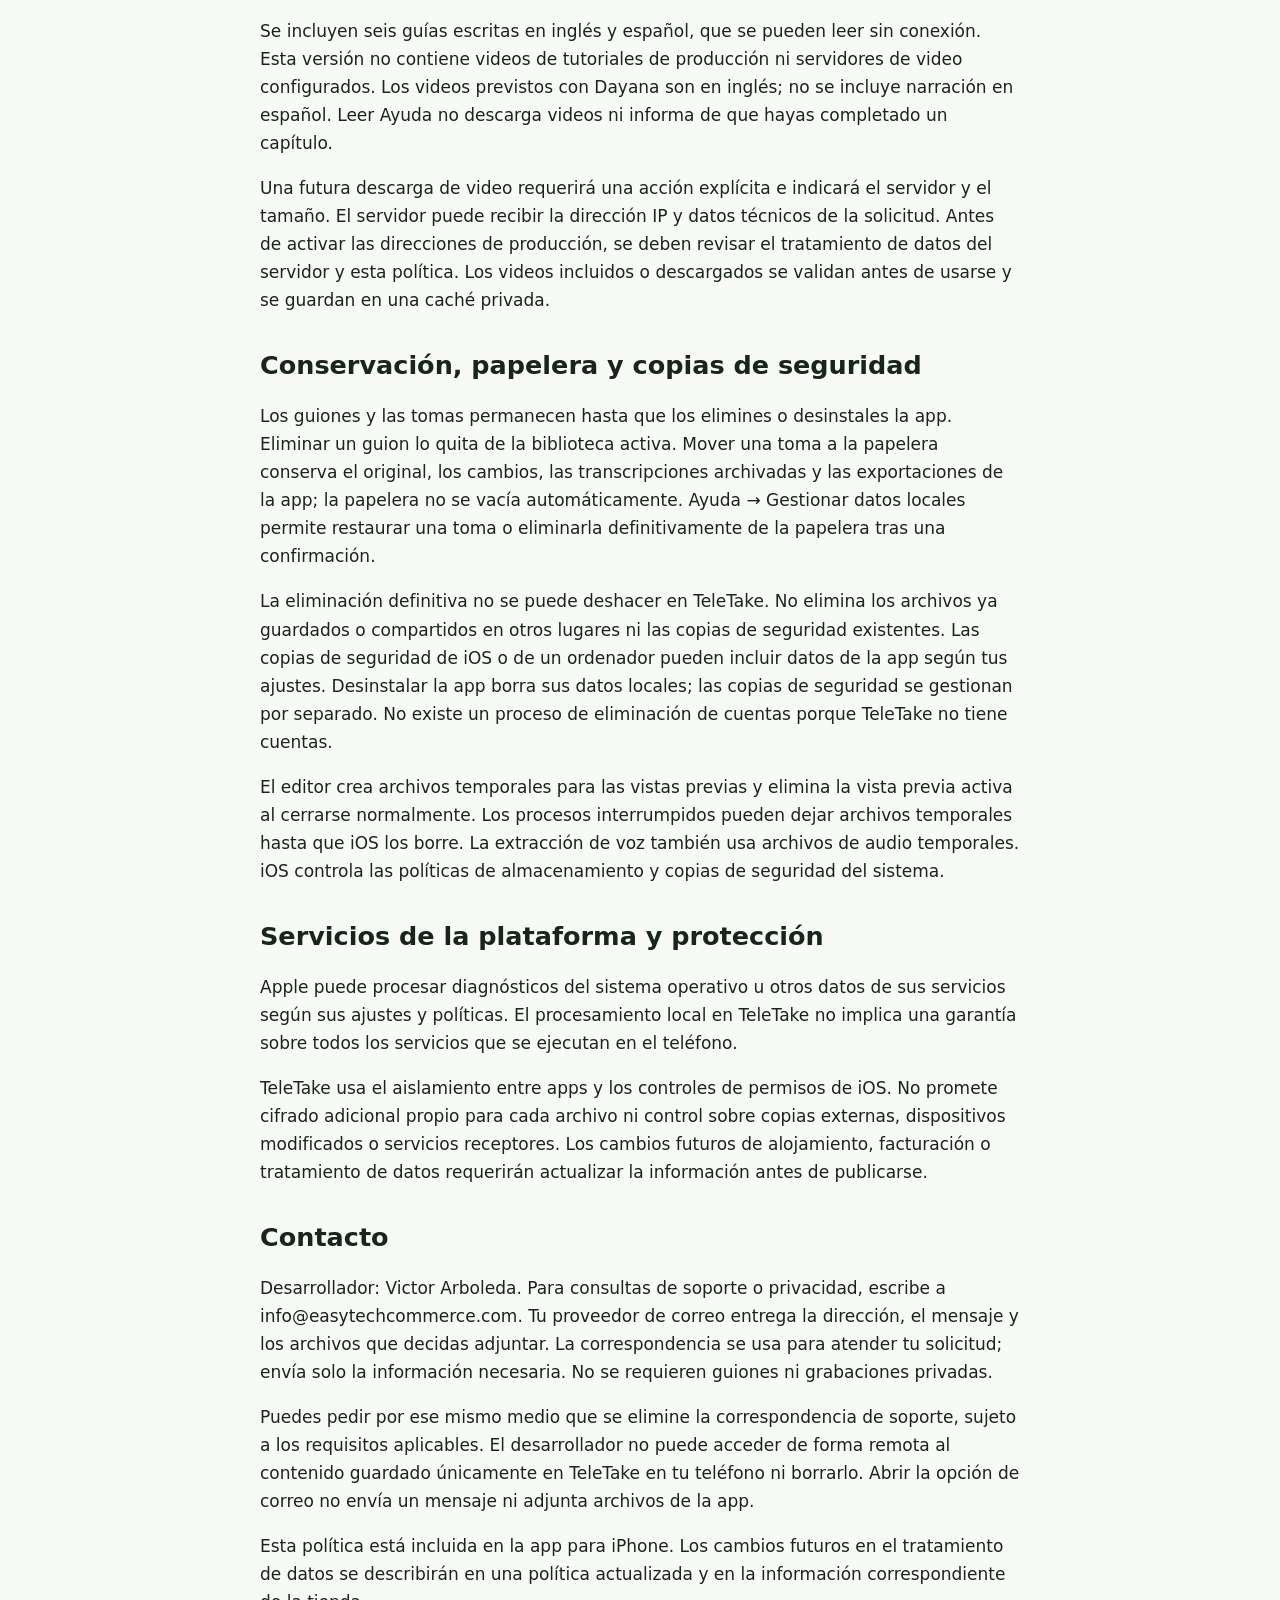
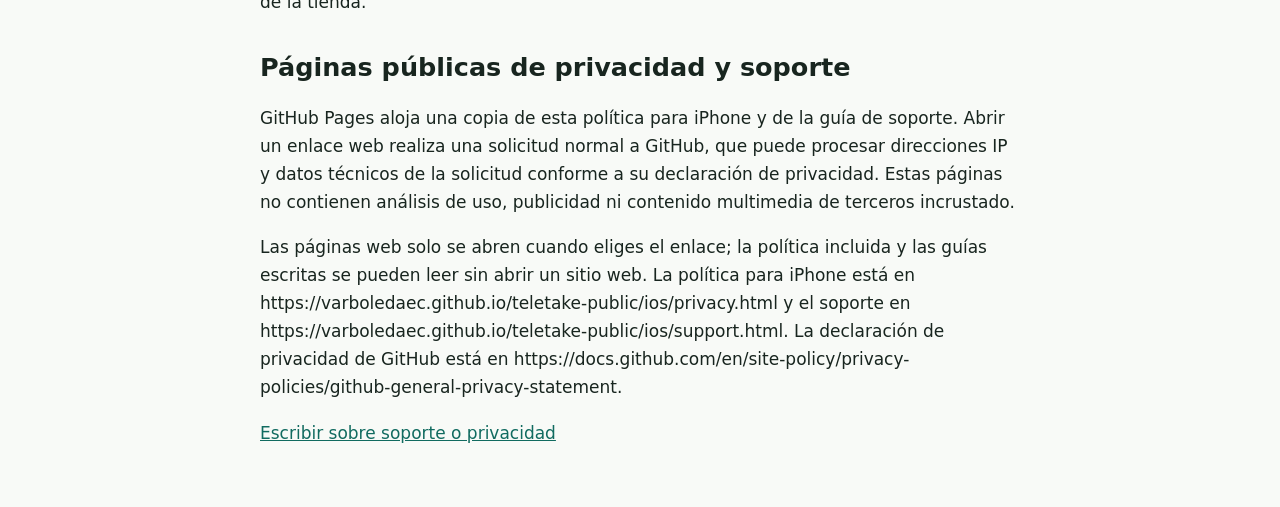
<file: ios/es/privacy.html>
<!doctype html>
<html lang="es"><head><meta charset="utf-8"><meta name="viewport" content="width=device-width,initial-scale=1"><title>TeleTake — Política de privacidad</title><style>body{font:17px/1.65 system-ui;color:#18251f;background:#f8faf7;margin:0}main{max-width:760px;margin:60px auto;padding:0 24px}h1,h2{line-height:1.2}h2{margin-top:36px}a{color:#116b60;overflow-wrap:anywhere}.note{background:#e1f1ed;padding:18px;border-radius:12px}</style></head><body><main>
<nav aria-label="Idioma y páginas de iPhone"><a href="privacy.html">Privacidad</a> · <a href="support.html">Soporte</a> · <a hreflang="en" href="../privacy.html">English</a></nav>
<p>TELETAKE PARA IPHONE</p><h1>Política de privacidad</h1><p>TeleTake para iPhone · Victor Arboleda · Versión 0.3.0 · Revisión del 17 de octubre de 2026</p>
<p class="note">Esta página corresponde a TeleTake para iPhone 0.3.0, actualmente en pruebas. La grabación, el reconocimiento de voz y el comportamiento de red en un dispositivo físico siguen pendientes de verificación. No se afirma disponibilidad ni aprobación en App Store.</p>
<section><h2>Tu contenido en tu dispositivo</h2>
<p>TeleTake guarda guiones, copias de videos grabados o importados, subtítulos, idiomas elegidos, historial de cambios y exportaciones en el almacenamiento privado de la app. Conserva el original importado y guarda los cambios por separado. Cortar una palabra o corregir un subtítulo no borra el audio original ni los archivos de transcripción anteriores.</p>
<p>TeleTake no tiene registro de cuentas, publicidad, compras dentro de la app, herramientas del desarrollador para analizar el uso ni sincronización de contenido operada por el desarrollador. Victor Arboleda proporciona TeleTake.</p></section>
<section><h2>Cámara, micrófono y reconocimiento de voz</h2>
<p>Los permisos de cámara y micrófono se usan para grabar una toma que tú inicias. Puedes denegarlos o revocarlos en Ajustes de iOS. Puedes seguir escribiendo guiones, ensayando o importando un video seleccionado.</p>
<p>La generación de subtítulos usa Apple Speech después de grabar, en el idioma seleccionado. TeleTake comprueba la compatibilidad en el dispositivo y exige que la solicitud se procese en él. Si el reconocimiento no está disponible o falla, se detiene y conserva los subtítulos existentes; no recurre a la nube. iOS gestiona los recursos de idioma.</p>
<p>Apple controla la disponibilidad de los idiomas de reconocimiento del sistema y de sus servicios. Que el sistema indique compatibilidad no garantiza que el reconocimiento funcione en tu teléfono. TeleTake no traduce ni transcribe en directo. Revisa el texto automático y los tiempos antes de compartirlos.</p></section>
<section><h2>Importar, guardar y compartir</h2>
<p>Los selectores de Fotos y Archivos de Apple te permiten elegir un video. TeleTake lo copia a su almacenamiento privado sin solicitar acceso ilimitado a Fotos, a tus contactos ni a tu ubicación.</p>
<p>Las exportaciones se preparan localmente. Cuando eliges Compartir y un destino, esa app o proveedor de almacenamiento recibe el archivo seleccionado y sus metadatos conforme a sus propias políticas. TeleTake no publica videos automáticamente ni puede retirar copias externas. SRT y VTT contienen texto y tiempos; el estilo visual de los subtítulos solo se incluye en un video exportado.</p></section>
<section><h2>Tutoriales</h2>
<p>Se incluyen seis guías escritas en inglés y español, que se pueden leer sin conexión. Esta versión no contiene videos de tutoriales de producción ni servidores de video configurados. Los videos previstos con Dayana son en inglés; no se incluye narración en español. Leer Ayuda no descarga videos ni informa de que hayas completado un capítulo.</p>
<p>Una futura descarga de video requerirá una acción explícita e indicará el servidor y el tamaño. El servidor puede recibir la dirección IP y datos técnicos de la solicitud. Antes de activar las direcciones de producción, se deben revisar el tratamiento de datos del servidor y esta política. Los videos incluidos o descargados se validan antes de usarse y se guardan en una caché privada.</p></section>
<section><h2>Conservación, papelera y copias de seguridad</h2>
<p>Los guiones y las tomas permanecen hasta que los elimines o desinstales la app. Eliminar un guion lo quita de la biblioteca activa. Mover una toma a la papelera conserva el original, los cambios, las transcripciones archivadas y las exportaciones de la app; la papelera no se vacía automáticamente. Ayuda → Gestionar datos locales permite restaurar una toma o eliminarla definitivamente de la papelera tras una confirmación.</p>
<p>La eliminación definitiva no se puede deshacer en TeleTake. No elimina los archivos ya guardados o compartidos en otros lugares ni las copias de seguridad existentes. Las copias de seguridad de iOS o de un ordenador pueden incluir datos de la app según tus ajustes. Desinstalar la app borra sus datos locales; las copias de seguridad se gestionan por separado. No existe un proceso de eliminación de cuentas porque TeleTake no tiene cuentas.</p>
<p>El editor crea archivos temporales para las vistas previas y elimina la vista previa activa al cerrarse normalmente. Los procesos interrumpidos pueden dejar archivos temporales hasta que iOS los borre. La extracción de voz también usa archivos de audio temporales. iOS controla las políticas de almacenamiento y copias de seguridad del sistema.</p></section>
<section><h2>Servicios de la plataforma y protección</h2>
<p>Apple puede procesar diagnósticos del sistema operativo u otros datos de sus servicios según sus ajustes y políticas. El procesamiento local en TeleTake no implica una garantía sobre todos los servicios que se ejecutan en el teléfono.</p>
<p>TeleTake usa el aislamiento entre apps y los controles de permisos de iOS. No promete cifrado adicional propio para cada archivo ni control sobre copias externas, dispositivos modificados o servicios receptores. Los cambios futuros de alojamiento, facturación o tratamiento de datos requerirán actualizar la información antes de publicarse.</p></section>
<section><h2>Contacto</h2>
<p>Desarrollador: Victor Arboleda. Para consultas de soporte o privacidad, escribe a info@easytechcommerce.com. Tu proveedor de correo entrega la dirección, el mensaje y los archivos que decidas adjuntar. La correspondencia se usa para atender tu solicitud; envía solo la información necesaria. No se requieren guiones ni grabaciones privadas.</p>
<p>Puedes pedir por ese mismo medio que se elimine la correspondencia de soporte, sujeto a los requisitos aplicables. El desarrollador no puede acceder de forma remota al contenido guardado únicamente en TeleTake en tu teléfono ni borrarlo. Abrir la opción de correo no envía un mensaje ni adjunta archivos de la app.</p>
<p>Esta política está incluida en la app para iPhone. Los cambios futuros en el tratamiento de datos se describirán en una política actualizada y en la información correspondiente de la tienda.</p></section>
<section><h2>Páginas públicas de privacidad y soporte</h2>
<p>GitHub Pages aloja una copia de esta política para iPhone y de la guía de soporte. Abrir un enlace web realiza una solicitud normal a GitHub, que puede procesar direcciones IP y datos técnicos de la solicitud conforme a su declaración de privacidad. Estas páginas no contienen análisis de uso, publicidad ni contenido multimedia de terceros incrustado.</p>
<p>Las páginas web solo se abren cuando eliges el enlace; la política incluida y las guías escritas se pueden leer sin abrir un sitio web. La política para iPhone está en https://varboledaec.github.io/teletake-public/ios/privacy.html y el soporte en https://varboledaec.github.io/teletake-public/ios/support.html. La declaración de privacidad de GitHub está en https://docs.github.com/en/site-policy/privacy-policies/github-general-privacy-statement.</p></section>
<p><a href="mailto:info@easytechcommerce.com">Escribir sobre soporte o privacidad</a></p></main></body></html>
</file>
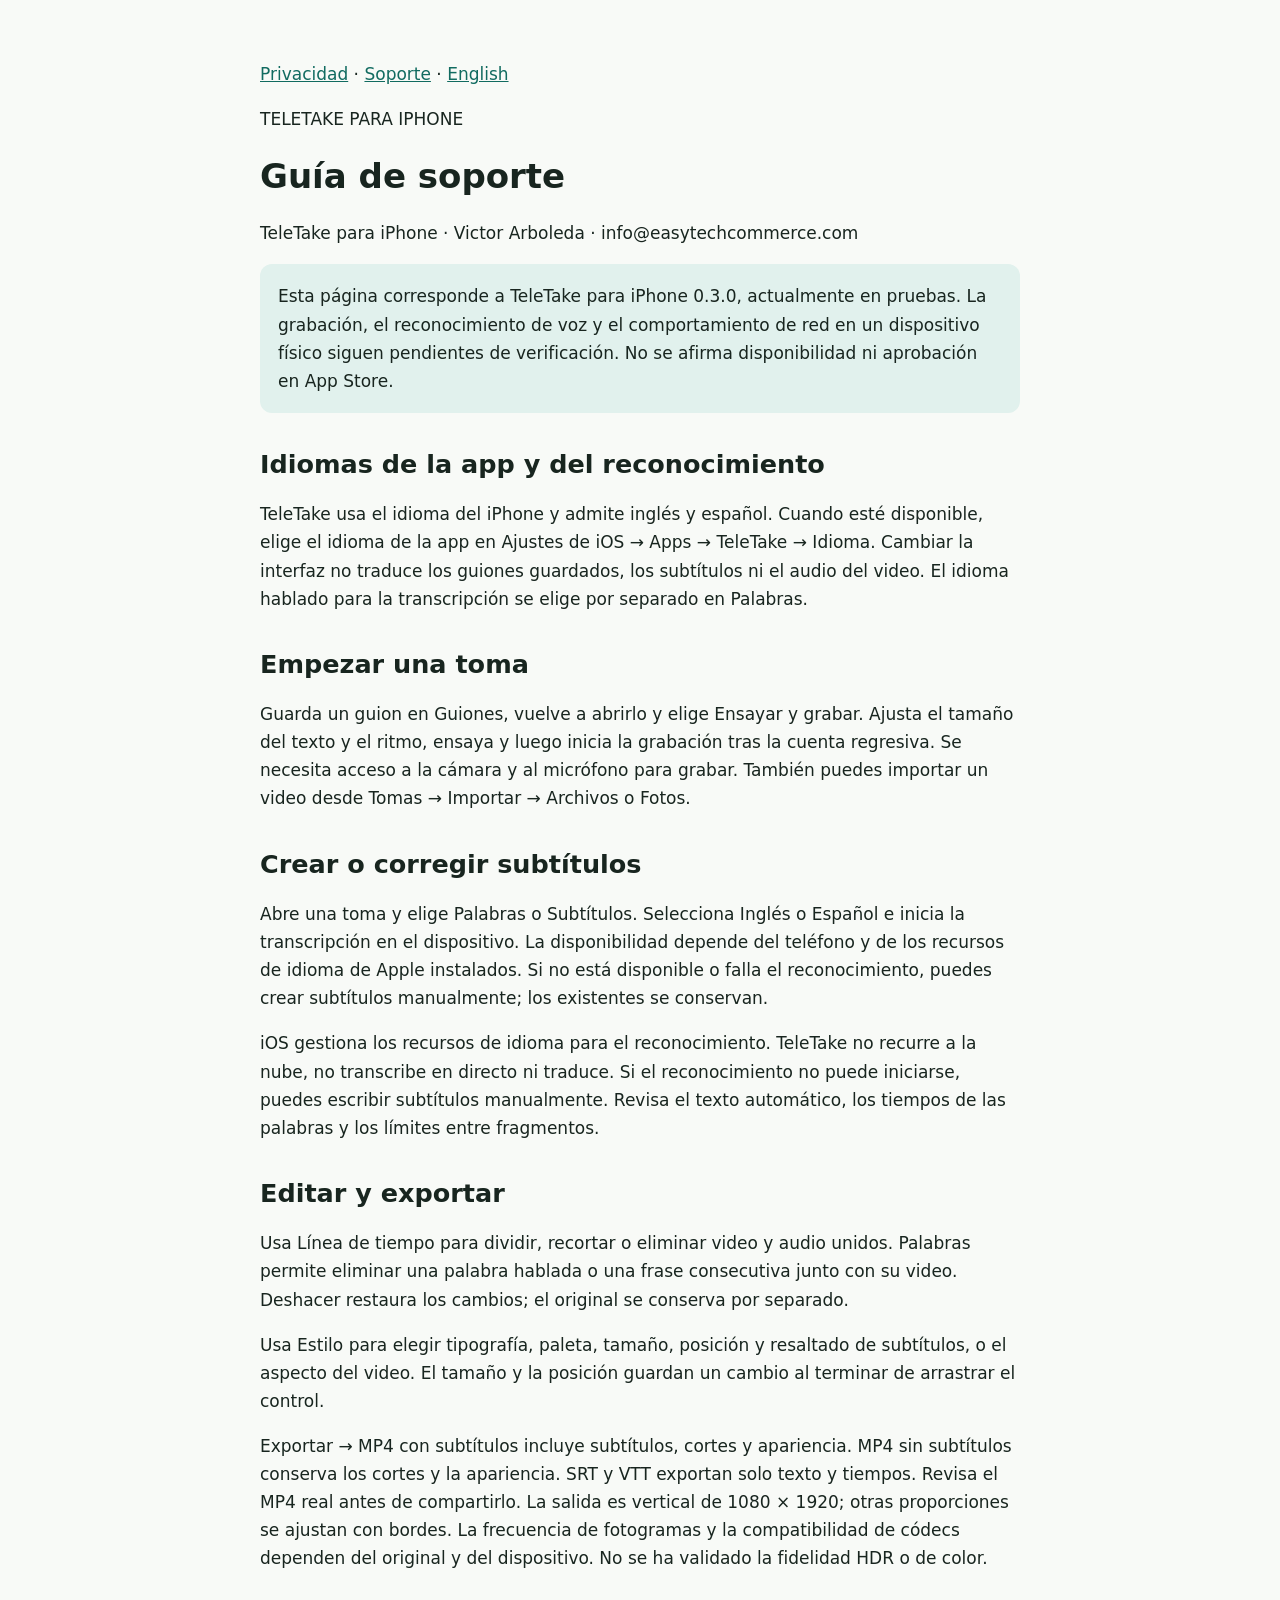
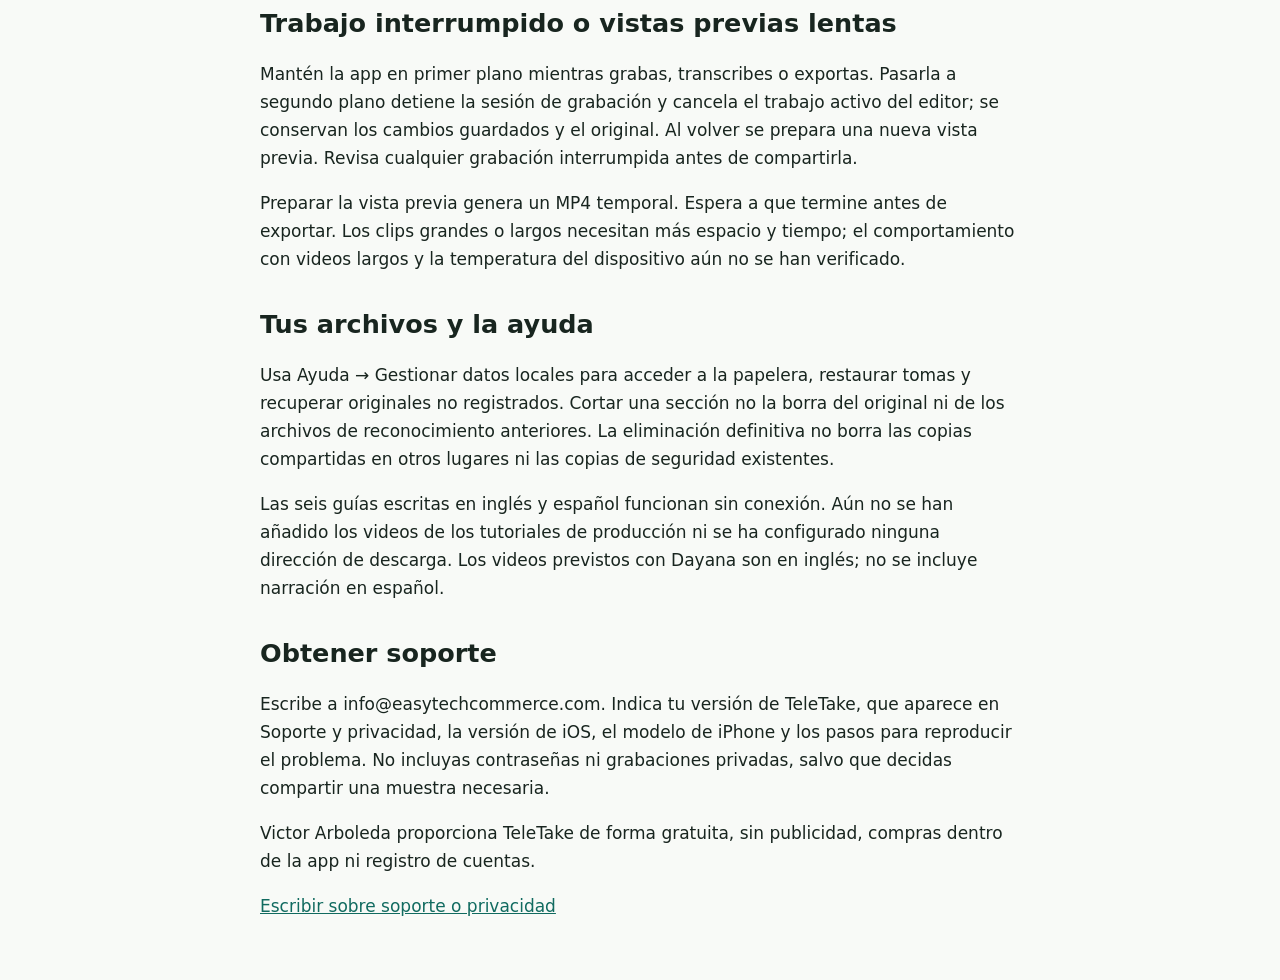
<file: ios/es/support.html>
<!doctype html>
<html lang="es"><head><meta charset="utf-8"><meta name="viewport" content="width=device-width,initial-scale=1"><title>TeleTake — Guía de soporte</title><style>body{font:17px/1.65 system-ui;color:#18251f;background:#f8faf7;margin:0}main{max-width:760px;margin:60px auto;padding:0 24px}h1,h2{line-height:1.2}h2{margin-top:36px}a{color:#116b60;overflow-wrap:anywhere}.note{background:#e1f1ed;padding:18px;border-radius:12px}</style></head><body><main>
<nav aria-label="Idioma y páginas de iPhone"><a href="privacy.html">Privacidad</a> · <a href="support.html">Soporte</a> · <a hreflang="en" href="../support.html">English</a></nav>
<p>TELETAKE PARA IPHONE</p><h1>Guía de soporte</h1><p>TeleTake para iPhone · Victor Arboleda · info@easytechcommerce.com</p>
<p class="note">Esta página corresponde a TeleTake para iPhone 0.3.0, actualmente en pruebas. La grabación, el reconocimiento de voz y el comportamiento de red en un dispositivo físico siguen pendientes de verificación. No se afirma disponibilidad ni aprobación en App Store.</p>
<section><h2>Idiomas de la app y del reconocimiento</h2>
<p>TeleTake usa el idioma del iPhone y admite inglés y español. Cuando esté disponible, elige el idioma de la app en Ajustes de iOS → Apps → TeleTake → Idioma. Cambiar la interfaz no traduce los guiones guardados, los subtítulos ni el audio del video. El idioma hablado para la transcripción se elige por separado en Palabras.</p></section>
<section><h2>Empezar una toma</h2>
<p>Guarda un guion en Guiones, vuelve a abrirlo y elige Ensayar y grabar. Ajusta el tamaño del texto y el ritmo, ensaya y luego inicia la grabación tras la cuenta regresiva. Se necesita acceso a la cámara y al micrófono para grabar. También puedes importar un video desde Tomas → Importar → Archivos o Fotos.</p></section>
<section><h2>Crear o corregir subtítulos</h2>
<p>Abre una toma y elige Palabras o Subtítulos. Selecciona Inglés o Español e inicia la transcripción en el dispositivo. La disponibilidad depende del teléfono y de los recursos de idioma de Apple instalados. Si no está disponible o falla el reconocimiento, puedes crear subtítulos manualmente; los existentes se conservan.</p>
<p>iOS gestiona los recursos de idioma para el reconocimiento. TeleTake no recurre a la nube, no transcribe en directo ni traduce. Si el reconocimiento no puede iniciarse, puedes escribir subtítulos manualmente. Revisa el texto automático, los tiempos de las palabras y los límites entre fragmentos.</p></section>
<section><h2>Editar y exportar</h2>
<p>Usa Línea de tiempo para dividir, recortar o eliminar video y audio unidos. Palabras permite eliminar una palabra hablada o una frase consecutiva junto con su video. Deshacer restaura los cambios; el original se conserva por separado.</p>
<p>Usa Estilo para elegir tipografía, paleta, tamaño, posición y resaltado de subtítulos, o el aspecto del video. El tamaño y la posición guardan un cambio al terminar de arrastrar el control.</p>
<p>Exportar → MP4 con subtítulos incluye subtítulos, cortes y apariencia. MP4 sin subtítulos conserva los cortes y la apariencia. SRT y VTT exportan solo texto y tiempos. Revisa el MP4 real antes de compartirlo. La salida es vertical de 1080 × 1920; otras proporciones se ajustan con bordes. La frecuencia de fotogramas y la compatibilidad de códecs dependen del original y del dispositivo. No se ha validado la fidelidad HDR o de color.</p></section>
<section><h2>Trabajo interrumpido o vistas previas lentas</h2>
<p>Mantén la app en primer plano mientras grabas, transcribes o exportas. Pasarla a segundo plano detiene la sesión de grabación y cancela el trabajo activo del editor; se conservan los cambios guardados y el original. Al volver se prepara una nueva vista previa. Revisa cualquier grabación interrumpida antes de compartirla.</p>
<p>Preparar la vista previa genera un MP4 temporal. Espera a que termine antes de exportar. Los clips grandes o largos necesitan más espacio y tiempo; el comportamiento con videos largos y la temperatura del dispositivo aún no se han verificado.</p></section>
<section><h2>Tus archivos y la ayuda</h2>
<p>Usa Ayuda → Gestionar datos locales para acceder a la papelera, restaurar tomas y recuperar originales no registrados. Cortar una sección no la borra del original ni de los archivos de reconocimiento anteriores. La eliminación definitiva no borra las copias compartidas en otros lugares ni las copias de seguridad existentes.</p>
<p>Las seis guías escritas en inglés y español funcionan sin conexión. Aún no se han añadido los videos de los tutoriales de producción ni se ha configurado ninguna dirección de descarga. Los videos previstos con Dayana son en inglés; no se incluye narración en español.</p></section>
<section><h2>Obtener soporte</h2>
<p>Escribe a info@easytechcommerce.com. Indica tu versión de TeleTake, que aparece en Soporte y privacidad, la versión de iOS, el modelo de iPhone y los pasos para reproducir el problema. No incluyas contraseñas ni grabaciones privadas, salvo que decidas compartir una muestra necesaria.</p>
<p>Victor Arboleda proporciona TeleTake de forma gratuita, sin publicidad, compras dentro de la app ni registro de cuentas.</p></section>
<p><a href="mailto:info@easytechcommerce.com">Escribir sobre soporte o privacidad</a></p></main></body></html>
</file>
<file: style.css>
*{box-sizing:border-box}body{margin:0;background:#f6faf7;color:#123d35;font:17px/1.65 system-ui,-apple-system,BlinkMacSystemFont,"Segoe UI",sans-serif}a{color:#066355;text-underline-offset:.2em}a:focus-visible{outline:3px solid #c45b31;outline-offset:4px}header,main,footer{max-width:850px;margin:auto;padding:24px}header{display:flex;align-items:center;justify-content:space-between;gap:20px;border-bottom:1px solid #c6d9d0}header>a{font-size:24px;font-weight:800;text-decoration:none}nav{display:flex;gap:20px;flex-wrap:wrap;font-size:15px}main{padding-top:48px;padding-bottom:60px}h1{font-size:clamp(2.2rem,6vw,3.4rem);line-height:1.1;letter-spacing:-.04em;margin-top:0}h2{font-size:1.45rem;line-height:1.3;margin-top:2.2em}p,li{overflow-wrap:anywhere}footer{border-top:1px solid #c6d9d0;font-size:14px}.lead{font-size:1.3rem;max-width:630px}.card{padding:24px;background:#e4f3ed;border-radius:18px;margin:24px 0}.button{display:inline-block;padding:12px 22px;background:#116b60;color:white;border-radius:12px;text-decoration:none;font-weight:650;margin:5px 12px 5px 0}@media(max-width:540px){header{align-items:flex-start;flex-direction:column}main{padding-top:32px}}
</file>
